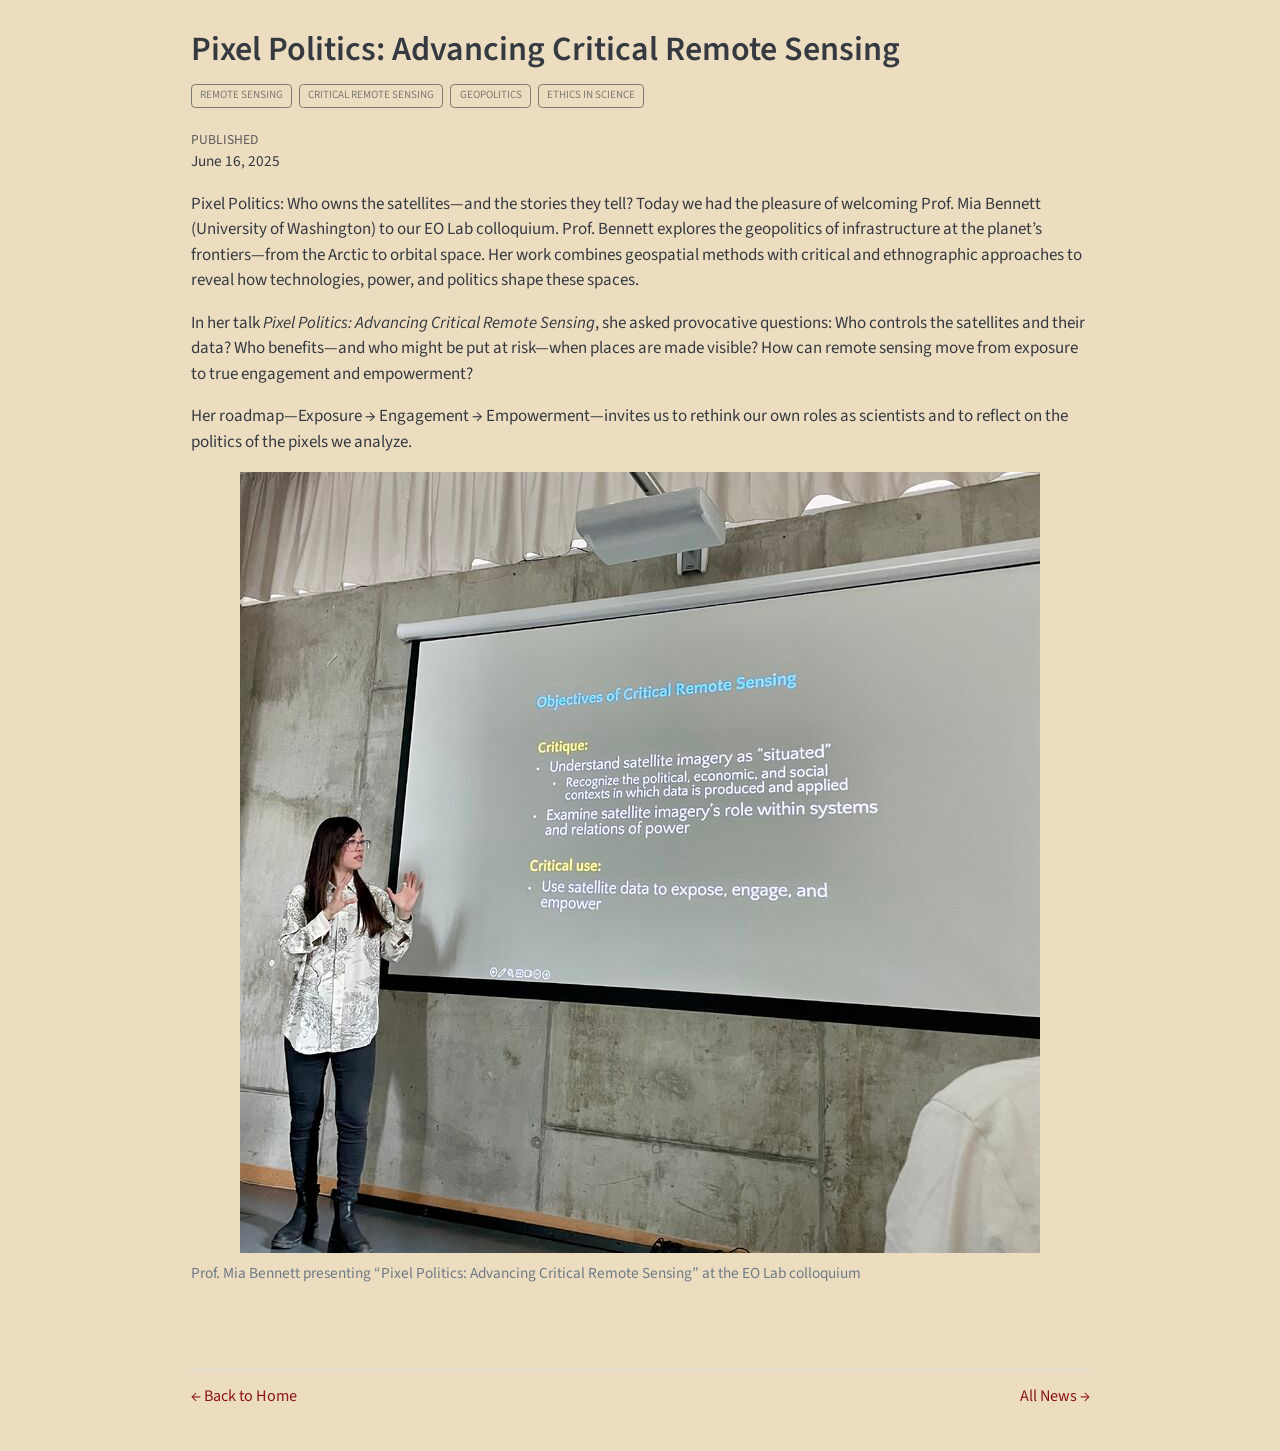
<file: posts/2025-06-16-pixel-politics/index.html>
<!DOCTYPE html>
<html xmlns="http://www.w3.org/1999/xhtml" lang="en" xml:lang="en"><head>

<meta charset="utf-8">
<meta name="generator" content="quarto-1.10.18">

<meta name="viewport" content="width=device-width, initial-scale=1.0, user-scalable=yes">

<meta name="dcterms.date" content="2025-06-16">

<title>Pixel Politics: Advancing Critical Remote Sensing – Lasse Harkort</title>
<style>
/* Default styles provided by pandoc.
** See https://pandoc.org/MANUAL.html#variables-for-html for config info.
*/
span.smallcaps{font-variant: small-caps;}
div.columns{display: flex; gap: 1.5em;}
div.column{flex: auto;}
@media screen {
div.columns{gap: min(4vw, 1.5em);}
div.column{overflow-x: auto;}
}
div.hanging-indent{margin-left: 1.5em; text-indent: -1.5em;}
ul.task-list{list-style: none;}
ul.task-list li input[type="checkbox"] {
  width: 0.8em;
  margin: 0 0.8em 0.2em -1em; /* quarto-specific, see https://github.com/quarto-dev/quarto-cli/issues/4556 */ 
  vertical-align: middle;
}
</style>


<script src="../../site_libs/quarto-nav/quarto-nav.js"></script>
<script src="../../site_libs/clipboard/clipboard.min.js"></script>
<script src="../../site_libs/quarto-search/autocomplete.umd.js"></script>
<script src="../../site_libs/quarto-search/fuse.min.js"></script>
<script src="../../site_libs/quarto-search/quarto-search.js"></script>
<meta name="quarto:offset" content="../../">
<script src="../../site_libs/quarto-html/quarto.js" type="module"></script>
<script src="../../site_libs/quarto-html/tabsets/tabsets.js" type="module"></script>
<script src="../../site_libs/quarto-html/popper.min.js"></script>
<script src="../../site_libs/quarto-html/tippy.umd.min.js"></script>
<script src="../../site_libs/quarto-html/anchor.min.js"></script>
<link href="../../site_libs/quarto-html/tippy.css" rel="stylesheet">
<link href="../../site_libs/quarto-html/quarto-syntax-highlighting-64a204ab8560d761af7679ceaba22944.css" rel="stylesheet" id="quarto-text-highlighting-styles">
<script src="../../site_libs/bootstrap/bootstrap.min.js"></script>
<link href="../../site_libs/bootstrap/bootstrap-icons.css" rel="stylesheet">
<link href="../../site_libs/bootstrap/bootstrap-c5a9dc3be9c109c6a0151357c2694270.min.css" rel="stylesheet" append-hash="true" id="quarto-bootstrap" data-mode="light">
<script id="quarto-search-options" type="application/json">{
  "location": "sidebar",
  "copy-button": false,
  "collapse-after": 3,
  "panel-placement": "start",
  "type": "textbox",
  "limit": 50,
  "keyboard-shortcut": [
    "f",
    "/",
    "s"
  ],
  "show-item-context": false,
  "language": {
    "search-no-results-text": "No results",
    "search-matching-documents-text": "matching documents",
    "search-copy-link-title": "Copy link to search",
    "search-hide-matches-text": "Hide additional matches",
    "search-more-match-text": "more match in this document",
    "search-more-matches-text": "more matches in this document",
    "search-clear-button-title": "Clear",
    "search-text-placeholder": "",
    "search-detached-cancel-button-title": "Cancel",
    "search-submit-button-title": "Submit",
    "search-label": "Search"
  }
}</script>


<link rel="stylesheet" href="../../styles.css">
</head>

<body class="posts-page fullcontent quarto-light">

<div id="quarto-search-results"></div>
<!-- content -->
<div id="quarto-content" class="quarto-container page-columns page-rows-contents page-layout-article">
<!-- sidebar -->
<!-- margin-sidebar -->
    
<!-- main -->
<main class="content" id="quarto-document-content">

<header id="title-block-header" class="quarto-title-block default">
<div class="quarto-title">
<h1 class="title">Pixel Politics: Advancing Critical Remote Sensing</h1>
  <div class="quarto-categories">
    <div class="quarto-category">remote sensing</div>
    <div class="quarto-category">critical remote sensing</div>
    <div class="quarto-category">geopolitics</div>
    <div class="quarto-category">ethics in science</div>
  </div>
  </div>



<div class="quarto-title-meta">

    
    <div>
    <div class="quarto-title-meta-heading">Published</div>
    <div class="quarto-title-meta-contents">
      <p class="date">June 16, 2025</p>
    </div>
  </div>
  
    
  </div>
  


</header>


<p>Pixel Politics: Who owns the satellites—and the stories they tell? Today we had the pleasure of welcoming Prof.&nbsp;Mia Bennett (University of Washington) to our EO Lab colloquium. Prof.&nbsp;Bennett explores the geopolitics of infrastructure at the planet’s frontiers—from the Arctic to orbital space. Her work combines geospatial methods with critical and ethnographic approaches to reveal how technologies, power, and politics shape these spaces.</p>
<p>In her talk <em>Pixel Politics: Advancing Critical Remote Sensing</em>, she asked provocative questions: Who controls the satellites and their data? Who benefits—and who might be put at risk—when places are made visible? How can remote sensing move from exposure to true engagement and empowerment?</p>
<p>Her roadmap—Exposure → Engagement → Empowerment—invites us to rethink our own roles as scientists and to reflect on the politics of the pixels we analyze.</p>
<div class="quarto-figure quarto-figure-center">
<figure class="figure">
<p><img src="pixel-politics.jpg" class="img-fluid figure-img"></p>
<figcaption>Prof.&nbsp;Mia Bennett presenting “Pixel Politics: Advancing Critical Remote Sensing” at the EO Lab colloquium</figcaption>
</figure>
</div>



</main> <!-- /main -->
<div class="post-nav-footer">
  <a href="../../index.html" class="post-nav-home">← Back to Home</a>
  <a href="../../posts/index.html" class="post-nav-allnews">All News →</a>
</div>
<script id="quarto-html-after-body" type="application/javascript">
  window.document.addEventListener("DOMContentLoaded", function (event) {
    const icon = "";
    const anchorJS = new window.AnchorJS();
    anchorJS.options = {
      placement: 'right',
      icon: icon
    };
    anchorJS.add('.anchored');
    const isCodeAnnotation = (el) => {
      for (const clz of el.classList) {
        if (clz.startsWith('code-annotation-')) {                     
          return true;
        }
      }
      return false;
    }
    const onCopySuccess = function(e) {
      // button target
      const button = e.trigger;
      // don't keep focus
      button.blur();
      // flash "checked"
      button.classList.add('code-copy-button-checked');
      var currentTitle = button.getAttribute("title");
      button.setAttribute("title", "Copied!");
      let tooltip;
      if (window.bootstrap) {
        button.setAttribute("data-bs-toggle", "tooltip");
        button.setAttribute("data-bs-placement", "left");
        button.setAttribute("data-bs-title", "Copied!");
        tooltip = new bootstrap.Tooltip(button, 
          { trigger: "manual", 
            customClass: "code-copy-button-tooltip",
            offset: [0, -8]});
        tooltip.show();    
      }
      setTimeout(function() {
        if (tooltip) {
          tooltip.hide();
          button.removeAttribute("data-bs-title");
          button.removeAttribute("data-bs-toggle");
          button.removeAttribute("data-bs-placement");
        }
        button.setAttribute("title", currentTitle);
        button.classList.remove('code-copy-button-checked');
      }, 1000);
      // clear code selection
      e.clearSelection();
    }
    const getTextToCopy = function(trigger) {
      const outerScaffold = trigger.parentElement.cloneNode(true);
      const codeEl = outerScaffold.querySelector('code');
      for (const childEl of codeEl.children) {
        if (isCodeAnnotation(childEl)) {
          childEl.remove();
        }
      }
      return codeEl.innerText;
    }
    const clipboard = new window.ClipboardJS('.code-copy-button:not([data-in-quarto-modal])', {
      text: getTextToCopy
    });
    clipboard.on('success', onCopySuccess);
    if (window.document.getElementById('quarto-embedded-source-code-modal')) {
      const clipboardModal = new window.ClipboardJS('.code-copy-button[data-in-quarto-modal]', {
        text: getTextToCopy,
        container: window.document.getElementById('quarto-embedded-source-code-modal')
      });
      clipboardModal.on('success', onCopySuccess);
    }
      var localhostRegex = new RegExp(/^(?:http|https):\/\/localhost\:?[0-9]*\//);
      var mailtoRegex = new RegExp(/^mailto:/);
        var filterRegex = new RegExp("https:\/\/lasseharkort\.github\.io\/");
      var isInternal = (href) => {
          return filterRegex.test(href) || localhostRegex.test(href) || mailtoRegex.test(href);
      }
      // Inspect non-navigation links and adorn them if external
     var links = window.document.querySelectorAll('a[href]:not(.nav-link):not(.navbar-brand):not(.toc-action):not(.sidebar-link):not(.sidebar-item-toggle):not(.pagination-link):not(.no-external):not([aria-hidden]):not(.dropdown-item):not(.quarto-navigation-tool):not(.about-link)');
      for (var i=0; i<links.length; i++) {
        const link = links[i];
        if (!isInternal(link.href)) {
          // undo the damage that might have been done by quarto-nav.js in the case of
          // links that we want to consider external
          if (link.dataset.originalHref !== undefined) {
            link.href = link.dataset.originalHref;
          }
        }
      }
    function tippyHover(el, contentFn, onTriggerFn, onUntriggerFn) {
      const config = {
        allowHTML: true,
        maxWidth: 500,
        delay: 100,
        arrow: false,
        appendTo: function(el) {
            return el.parentElement;
        },
        interactive: true,
        interactiveBorder: 10,
        theme: 'quarto',
        placement: 'bottom-start',
      };
      if (contentFn) {
        config.content = contentFn;
      }
      if (onTriggerFn) {
        config.onTrigger = onTriggerFn;
      }
      if (onUntriggerFn) {
        config.onUntrigger = onUntriggerFn;
      }
      window.tippy(el, config); 
    }
    const noterefs = window.document.querySelectorAll('a[role="doc-noteref"]');
    for (var i=0; i<noterefs.length; i++) {
      const ref = noterefs[i];
      tippyHover(ref, function() {
        // use id or data attribute instead here
        let href = ref.getAttribute('data-footnote-href') || ref.getAttribute('href');
        try { href = new URL(href).hash; } catch {}
        const id = href.replace(/^#\/?/, "");
        const note = window.document.getElementById(id);
        if (note) {
          return note.innerHTML;
        } else {
          return "";
        }
      });
    }
    const xrefs = window.document.querySelectorAll('a.quarto-xref');
    const processXRef = (id, note) => {
      // Strip column container classes
      const stripColumnClz = (el) => {
        el.classList.remove("page-full", "page-columns");
        if (el.children) {
          for (const child of el.children) {
            stripColumnClz(child);
          }
        }
      }
      stripColumnClz(note)
      if (id === null || id.startsWith('sec-')) {
        // Special case sections, only their first couple elements
        const container = document.createElement("div");
        if (note.children && note.children.length > 2) {
          container.appendChild(note.children[0].cloneNode(true));
          for (let i = 1; i < note.children.length; i++) {
            const child = note.children[i];
            if (child.tagName === "P" && child.innerText === "") {
              continue;
            } else {
              container.appendChild(child.cloneNode(true));
              break;
            }
          }
          if (window.Quarto?.typesetMath) {
            window.Quarto.typesetMath(container);
          }
          return container.innerHTML
        } else {
          if (window.Quarto?.typesetMath) {
            window.Quarto.typesetMath(note);
          }
          return note.innerHTML;
        }
      } else {
        // Remove any anchor links if they are present
        const anchorLink = note.querySelector('a.anchorjs-link');
        if (anchorLink) {
          anchorLink.remove();
        }
        if (window.Quarto?.typesetMath) {
          window.Quarto.typesetMath(note);
        }
        if (note.classList.contains("callout")) {
          return note.outerHTML;
        } else {
          return note.innerHTML;
        }
      }
    }
    for (var i=0; i<xrefs.length; i++) {
      const xref = xrefs[i];
      tippyHover(xref, undefined, function(instance) {
        instance.disable();
        let url = xref.getAttribute('href');
        let hash = undefined; 
        if (url.startsWith('#')) {
          hash = url;
        } else {
          try { hash = new URL(url).hash; } catch {}
        }
        if (hash) {
          const id = hash.replace(/^#\/?/, "");
          const note = window.document.getElementById(id);
          if (note !== null) {
            try {
              const html = processXRef(id, note.cloneNode(true));
              instance.setContent(html);
            } finally {
              instance.enable();
              instance.show();
            }
          } else {
            // See if we can fetch this
            fetch(url.split('#')[0])
            .then(res => res.text())
            .then(html => {
              const parser = new DOMParser();
              const htmlDoc = parser.parseFromString(html, "text/html");
              const note = htmlDoc.getElementById(id);
              if (note !== null) {
                const html = processXRef(id, note);
                instance.setContent(html);
              } 
            }).finally(() => {
              instance.enable();
              instance.show();
            });
          }
        } else {
          // See if we can fetch a full url (with no hash to target)
          // This is a special case and we should probably do some content thinning / targeting
          fetch(url)
          .then(res => res.text())
          .then(html => {
            const parser = new DOMParser();
            const htmlDoc = parser.parseFromString(html, "text/html");
            const note = htmlDoc.querySelector('main.content');
            if (note !== null) {
              // This should only happen for chapter cross references
              // (since there is no id in the URL)
              // remove the first header
              if (note.children.length > 0 && note.children[0].tagName === "HEADER") {
                note.children[0].remove();
              }
              const html = processXRef(null, note);
              instance.setContent(html);
            } 
          }).finally(() => {
            instance.enable();
            instance.show();
          });
        }
      }, function(instance) {
      });
    }
        let selectedAnnoteEl;
        const selectorForAnnotation = ( cell, annotation) => {
          let cellAttr = 'data-code-cell="' + cell + '"';
          let lineAttr = 'data-code-annotation="' +  annotation + '"';
          const selector = 'span[' + cellAttr + '][' + lineAttr + ']';
          return selector;
        }
        const selectCodeLines = (annoteEl) => {
          const doc = window.document;
          const targetCell = annoteEl.getAttribute("data-target-cell");
          const targetAnnotation = annoteEl.getAttribute("data-target-annotation");
          const annoteSpan = window.document.querySelector(selectorForAnnotation(targetCell, targetAnnotation));
          const lines = annoteSpan.getAttribute("data-code-lines").split(",");
          const lineIds = lines.map((line) => {
            return targetCell + "-" + line;
          })
          let top = null;
          let height = null;
          let parent = null;
          if (lineIds.length > 0) {
              //compute the position of the single el (top and bottom and make a div)
              const el = window.document.getElementById(lineIds[0]);
              top = el.offsetTop;
              height = el.offsetHeight;
              parent = el.parentElement.parentElement;
            if (lineIds.length > 1) {
              const lastEl = window.document.getElementById(lineIds[lineIds.length - 1]);
              const bottom = lastEl.offsetTop + lastEl.offsetHeight;
              height = bottom - top;
            }
            if (top !== null && height !== null && parent !== null) {
              // cook up a div (if necessary) and position it 
              let div = window.document.getElementById("code-annotation-line-highlight");
              if (div === null) {
                div = window.document.createElement("div");
                div.setAttribute("id", "code-annotation-line-highlight");
                div.style.position = 'absolute';
                parent.appendChild(div);
              }
              div.style.top = top - 2 + "px";
              div.style.height = height + 4 + "px";
              div.style.left = 0;
              let gutterDiv = window.document.getElementById("code-annotation-line-highlight-gutter");
              if (gutterDiv === null) {
                gutterDiv = window.document.createElement("div");
                gutterDiv.setAttribute("id", "code-annotation-line-highlight-gutter");
                gutterDiv.style.position = 'absolute';
                const codeCell = window.document.getElementById(targetCell);
                const gutter = codeCell.querySelector('.code-annotation-gutter');
                gutter.appendChild(gutterDiv);
              }
              gutterDiv.style.top = top - 2 + "px";
              gutterDiv.style.height = height + 4 + "px";
            }
            selectedAnnoteEl = annoteEl;
          }
        };
        const unselectCodeLines = () => {
          const elementsIds = ["code-annotation-line-highlight", "code-annotation-line-highlight-gutter"];
          elementsIds.forEach((elId) => {
            const div = window.document.getElementById(elId);
            if (div) {
              div.remove();
            }
          });
          selectedAnnoteEl = undefined;
        };
          // Handle positioning of the toggle
      window.addEventListener(
        "resize",
        throttle(() => {
          elRect = undefined;
          if (selectedAnnoteEl) {
            selectCodeLines(selectedAnnoteEl);
          }
        }, 10)
      );
      function throttle(fn, ms) {
      let throttle = false;
      let timer;
        return (...args) => {
          if(!throttle) { // first call gets through
              fn.apply(this, args);
              throttle = true;
          } else { // all the others get throttled
              if(timer) clearTimeout(timer); // cancel #2
              timer = setTimeout(() => {
                fn.apply(this, args);
                timer = throttle = false;
              }, ms);
          }
        };
      }
        // Attach click handler to the DT
        const annoteDls = window.document.querySelectorAll('dt[data-target-cell]');
        for (const annoteDlNode of annoteDls) {
          annoteDlNode.addEventListener('click', (event) => {
            const clickedEl = event.target;
            if (clickedEl !== selectedAnnoteEl) {
              unselectCodeLines();
              const activeEl = window.document.querySelector('dt[data-target-cell].code-annotation-active');
              if (activeEl) {
                activeEl.classList.remove('code-annotation-active');
              }
              selectCodeLines(clickedEl);
              clickedEl.classList.add('code-annotation-active');
            } else {
              // Unselect the line
              unselectCodeLines();
              clickedEl.classList.remove('code-annotation-active');
            }
          });
        }
    const findCites = (el) => {
      const parentEl = el.parentElement;
      if (parentEl) {
        const cites = parentEl.dataset.cites;
        if (cites) {
          return {
            el,
            cites: cites.split(' ')
          };
        } else {
          return findCites(el.parentElement)
        }
      } else {
        return undefined;
      }
    };
    var bibliorefs = window.document.querySelectorAll('a[role="doc-biblioref"]');
    for (var i=0; i<bibliorefs.length; i++) {
      const ref = bibliorefs[i];
      const citeInfo = findCites(ref);
      if (citeInfo) {
        tippyHover(citeInfo.el, function() {
          var popup = window.document.createElement('div');
          citeInfo.cites.forEach(function(cite) {
            var citeDiv = window.document.createElement('div');
            citeDiv.classList.add('hanging-indent');
            citeDiv.classList.add('csl-entry');
            var biblioDiv = window.document.getElementById('ref-' + cite);
            if (biblioDiv) {
              citeDiv.innerHTML = biblioDiv.innerHTML;
            }
            popup.appendChild(citeDiv);
          });
          return popup.innerHTML;
        });
      }
    }
  });
  </script>
</div> <!-- /content -->




</body></html>
</file>
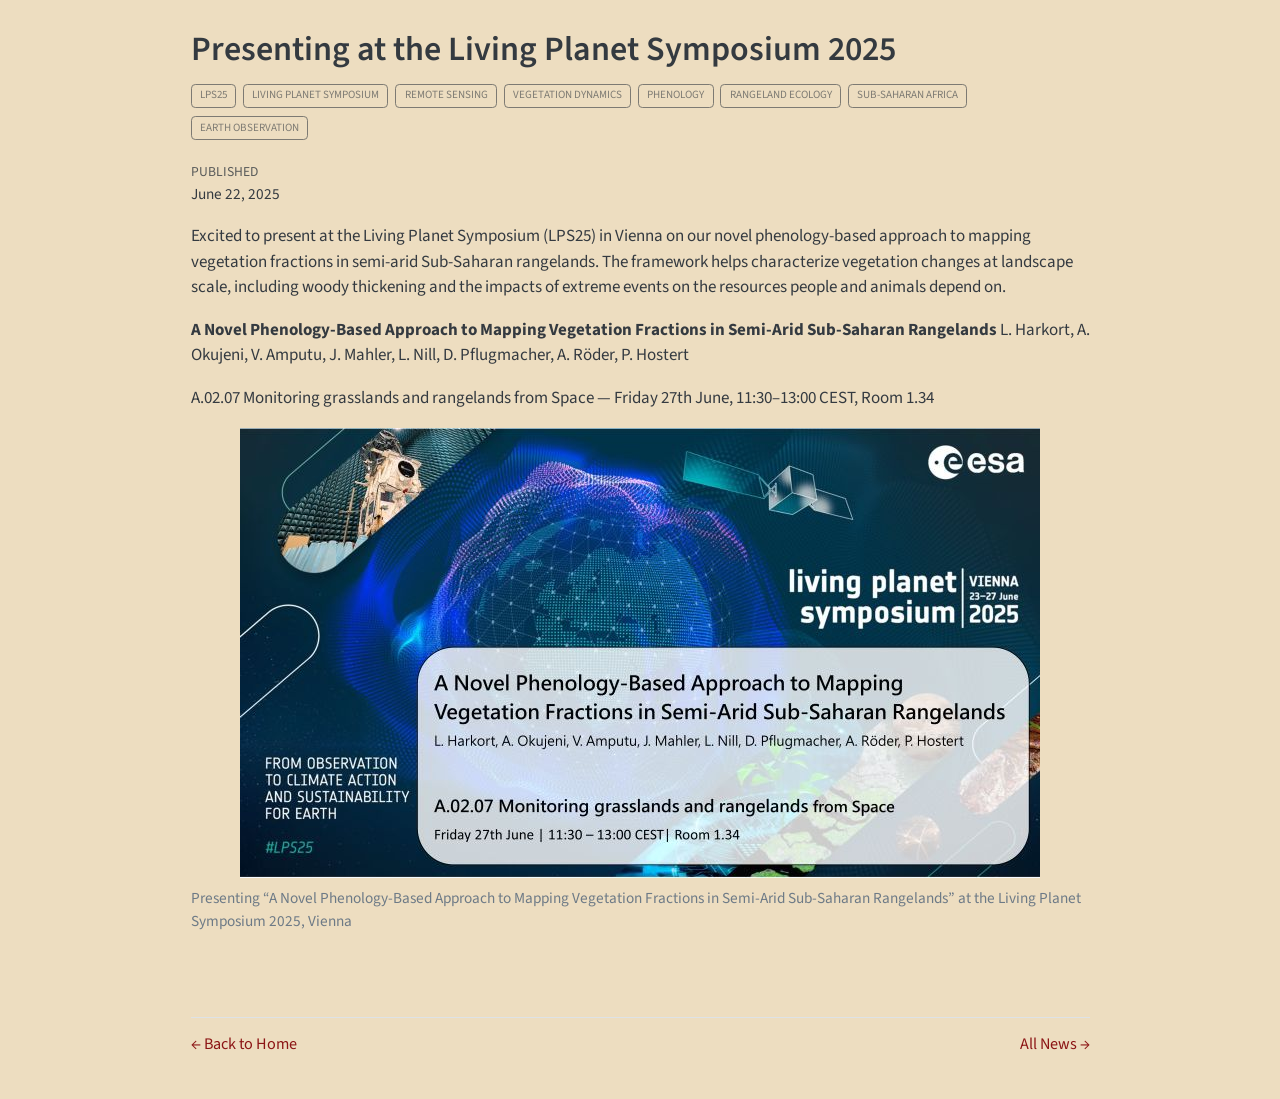
<file: posts/2025-06-22-living-planet-symposium/index.html>
<!DOCTYPE html>
<html xmlns="http://www.w3.org/1999/xhtml" lang="en" xml:lang="en"><head>

<meta charset="utf-8">
<meta name="generator" content="quarto-1.10.18">

<meta name="viewport" content="width=device-width, initial-scale=1.0, user-scalable=yes">

<meta name="dcterms.date" content="2025-06-22">

<title>Presenting at the Living Planet Symposium 2025 – Lasse Harkort</title>
<style>
/* Default styles provided by pandoc.
** See https://pandoc.org/MANUAL.html#variables-for-html for config info.
*/
span.smallcaps{font-variant: small-caps;}
div.columns{display: flex; gap: 1.5em;}
div.column{flex: auto;}
@media screen {
div.columns{gap: min(4vw, 1.5em);}
div.column{overflow-x: auto;}
}
div.hanging-indent{margin-left: 1.5em; text-indent: -1.5em;}
ul.task-list{list-style: none;}
ul.task-list li input[type="checkbox"] {
  width: 0.8em;
  margin: 0 0.8em 0.2em -1em; /* quarto-specific, see https://github.com/quarto-dev/quarto-cli/issues/4556 */ 
  vertical-align: middle;
}
</style>


<script src="../../site_libs/quarto-nav/quarto-nav.js"></script>
<script src="../../site_libs/clipboard/clipboard.min.js"></script>
<script src="../../site_libs/quarto-search/autocomplete.umd.js"></script>
<script src="../../site_libs/quarto-search/fuse.min.js"></script>
<script src="../../site_libs/quarto-search/quarto-search.js"></script>
<meta name="quarto:offset" content="../../">
<script src="../../site_libs/quarto-html/quarto.js" type="module"></script>
<script src="../../site_libs/quarto-html/tabsets/tabsets.js" type="module"></script>
<script src="../../site_libs/quarto-html/popper.min.js"></script>
<script src="../../site_libs/quarto-html/tippy.umd.min.js"></script>
<script src="../../site_libs/quarto-html/anchor.min.js"></script>
<link href="../../site_libs/quarto-html/tippy.css" rel="stylesheet">
<link href="../../site_libs/quarto-html/quarto-syntax-highlighting-64a204ab8560d761af7679ceaba22944.css" rel="stylesheet" id="quarto-text-highlighting-styles">
<script src="../../site_libs/bootstrap/bootstrap.min.js"></script>
<link href="../../site_libs/bootstrap/bootstrap-icons.css" rel="stylesheet">
<link href="../../site_libs/bootstrap/bootstrap-c5a9dc3be9c109c6a0151357c2694270.min.css" rel="stylesheet" append-hash="true" id="quarto-bootstrap" data-mode="light">
<script id="quarto-search-options" type="application/json">{
  "location": "sidebar",
  "copy-button": false,
  "collapse-after": 3,
  "panel-placement": "start",
  "type": "textbox",
  "limit": 50,
  "keyboard-shortcut": [
    "f",
    "/",
    "s"
  ],
  "show-item-context": false,
  "language": {
    "search-no-results-text": "No results",
    "search-matching-documents-text": "matching documents",
    "search-copy-link-title": "Copy link to search",
    "search-hide-matches-text": "Hide additional matches",
    "search-more-match-text": "more match in this document",
    "search-more-matches-text": "more matches in this document",
    "search-clear-button-title": "Clear",
    "search-text-placeholder": "",
    "search-detached-cancel-button-title": "Cancel",
    "search-submit-button-title": "Submit",
    "search-label": "Search"
  }
}</script>


<link rel="stylesheet" href="../../styles.css">
</head>

<body class="posts-page fullcontent quarto-light">

<div id="quarto-search-results"></div>
<!-- content -->
<div id="quarto-content" class="quarto-container page-columns page-rows-contents page-layout-article">
<!-- sidebar -->
<!-- margin-sidebar -->
    
<!-- main -->
<main class="content" id="quarto-document-content">

<header id="title-block-header" class="quarto-title-block default">
<div class="quarto-title">
<h1 class="title">Presenting at the Living Planet Symposium 2025</h1>
  <div class="quarto-categories">
    <div class="quarto-category">LPS25</div>
    <div class="quarto-category">living planet symposium</div>
    <div class="quarto-category">remote sensing</div>
    <div class="quarto-category">vegetation dynamics</div>
    <div class="quarto-category">phenology</div>
    <div class="quarto-category">rangeland ecology</div>
    <div class="quarto-category">Sub-Saharan Africa</div>
    <div class="quarto-category">earth observation</div>
  </div>
  </div>



<div class="quarto-title-meta">

    
    <div>
    <div class="quarto-title-meta-heading">Published</div>
    <div class="quarto-title-meta-contents">
      <p class="date">June 22, 2025</p>
    </div>
  </div>
  
    
  </div>
  


</header>


<p>Excited to present at the Living Planet Symposium (LPS25) in Vienna on our novel phenology-based approach to mapping vegetation fractions in semi-arid Sub-Saharan rangelands. The framework helps characterize vegetation changes at landscape scale, including woody thickening and the impacts of extreme events on the resources people and animals depend on.</p>
<p><strong>A Novel Phenology-Based Approach to Mapping Vegetation Fractions in Semi-Arid Sub-Saharan Rangelands</strong> L. Harkort, A. Okujeni, V. Amputu, J. Mahler, L. Nill, D. Pflugmacher, A. Röder, P. Hostert</p>
<p>A.02.07 Monitoring grasslands and rangelands from Space — Friday 27th June, 11:30–13:00 CEST, Room 1.34</p>
<div class="quarto-figure quarto-figure-center">
<figure class="figure">
<p><img src="lps25.jpg" class="img-fluid figure-img"></p>
<figcaption>Presenting “A Novel Phenology-Based Approach to Mapping Vegetation Fractions in Semi-Arid Sub-Saharan Rangelands” at the Living Planet Symposium 2025, Vienna</figcaption>
</figure>
</div>



</main> <!-- /main -->
<div class="post-nav-footer">
  <a href="../../index.html" class="post-nav-home">← Back to Home</a>
  <a href="../../posts/index.html" class="post-nav-allnews">All News →</a>
</div>
<script id="quarto-html-after-body" type="application/javascript">
  window.document.addEventListener("DOMContentLoaded", function (event) {
    const icon = "";
    const anchorJS = new window.AnchorJS();
    anchorJS.options = {
      placement: 'right',
      icon: icon
    };
    anchorJS.add('.anchored');
    const isCodeAnnotation = (el) => {
      for (const clz of el.classList) {
        if (clz.startsWith('code-annotation-')) {                     
          return true;
        }
      }
      return false;
    }
    const onCopySuccess = function(e) {
      // button target
      const button = e.trigger;
      // don't keep focus
      button.blur();
      // flash "checked"
      button.classList.add('code-copy-button-checked');
      var currentTitle = button.getAttribute("title");
      button.setAttribute("title", "Copied!");
      let tooltip;
      if (window.bootstrap) {
        button.setAttribute("data-bs-toggle", "tooltip");
        button.setAttribute("data-bs-placement", "left");
        button.setAttribute("data-bs-title", "Copied!");
        tooltip = new bootstrap.Tooltip(button, 
          { trigger: "manual", 
            customClass: "code-copy-button-tooltip",
            offset: [0, -8]});
        tooltip.show();    
      }
      setTimeout(function() {
        if (tooltip) {
          tooltip.hide();
          button.removeAttribute("data-bs-title");
          button.removeAttribute("data-bs-toggle");
          button.removeAttribute("data-bs-placement");
        }
        button.setAttribute("title", currentTitle);
        button.classList.remove('code-copy-button-checked');
      }, 1000);
      // clear code selection
      e.clearSelection();
    }
    const getTextToCopy = function(trigger) {
      const outerScaffold = trigger.parentElement.cloneNode(true);
      const codeEl = outerScaffold.querySelector('code');
      for (const childEl of codeEl.children) {
        if (isCodeAnnotation(childEl)) {
          childEl.remove();
        }
      }
      return codeEl.innerText;
    }
    const clipboard = new window.ClipboardJS('.code-copy-button:not([data-in-quarto-modal])', {
      text: getTextToCopy
    });
    clipboard.on('success', onCopySuccess);
    if (window.document.getElementById('quarto-embedded-source-code-modal')) {
      const clipboardModal = new window.ClipboardJS('.code-copy-button[data-in-quarto-modal]', {
        text: getTextToCopy,
        container: window.document.getElementById('quarto-embedded-source-code-modal')
      });
      clipboardModal.on('success', onCopySuccess);
    }
      var localhostRegex = new RegExp(/^(?:http|https):\/\/localhost\:?[0-9]*\//);
      var mailtoRegex = new RegExp(/^mailto:/);
        var filterRegex = new RegExp("https:\/\/lasseharkort\.github\.io\/");
      var isInternal = (href) => {
          return filterRegex.test(href) || localhostRegex.test(href) || mailtoRegex.test(href);
      }
      // Inspect non-navigation links and adorn them if external
     var links = window.document.querySelectorAll('a[href]:not(.nav-link):not(.navbar-brand):not(.toc-action):not(.sidebar-link):not(.sidebar-item-toggle):not(.pagination-link):not(.no-external):not([aria-hidden]):not(.dropdown-item):not(.quarto-navigation-tool):not(.about-link)');
      for (var i=0; i<links.length; i++) {
        const link = links[i];
        if (!isInternal(link.href)) {
          // undo the damage that might have been done by quarto-nav.js in the case of
          // links that we want to consider external
          if (link.dataset.originalHref !== undefined) {
            link.href = link.dataset.originalHref;
          }
        }
      }
    function tippyHover(el, contentFn, onTriggerFn, onUntriggerFn) {
      const config = {
        allowHTML: true,
        maxWidth: 500,
        delay: 100,
        arrow: false,
        appendTo: function(el) {
            return el.parentElement;
        },
        interactive: true,
        interactiveBorder: 10,
        theme: 'quarto',
        placement: 'bottom-start',
      };
      if (contentFn) {
        config.content = contentFn;
      }
      if (onTriggerFn) {
        config.onTrigger = onTriggerFn;
      }
      if (onUntriggerFn) {
        config.onUntrigger = onUntriggerFn;
      }
      window.tippy(el, config); 
    }
    const noterefs = window.document.querySelectorAll('a[role="doc-noteref"]');
    for (var i=0; i<noterefs.length; i++) {
      const ref = noterefs[i];
      tippyHover(ref, function() {
        // use id or data attribute instead here
        let href = ref.getAttribute('data-footnote-href') || ref.getAttribute('href');
        try { href = new URL(href).hash; } catch {}
        const id = href.replace(/^#\/?/, "");
        const note = window.document.getElementById(id);
        if (note) {
          return note.innerHTML;
        } else {
          return "";
        }
      });
    }
    const xrefs = window.document.querySelectorAll('a.quarto-xref');
    const processXRef = (id, note) => {
      // Strip column container classes
      const stripColumnClz = (el) => {
        el.classList.remove("page-full", "page-columns");
        if (el.children) {
          for (const child of el.children) {
            stripColumnClz(child);
          }
        }
      }
      stripColumnClz(note)
      if (id === null || id.startsWith('sec-')) {
        // Special case sections, only their first couple elements
        const container = document.createElement("div");
        if (note.children && note.children.length > 2) {
          container.appendChild(note.children[0].cloneNode(true));
          for (let i = 1; i < note.children.length; i++) {
            const child = note.children[i];
            if (child.tagName === "P" && child.innerText === "") {
              continue;
            } else {
              container.appendChild(child.cloneNode(true));
              break;
            }
          }
          if (window.Quarto?.typesetMath) {
            window.Quarto.typesetMath(container);
          }
          return container.innerHTML
        } else {
          if (window.Quarto?.typesetMath) {
            window.Quarto.typesetMath(note);
          }
          return note.innerHTML;
        }
      } else {
        // Remove any anchor links if they are present
        const anchorLink = note.querySelector('a.anchorjs-link');
        if (anchorLink) {
          anchorLink.remove();
        }
        if (window.Quarto?.typesetMath) {
          window.Quarto.typesetMath(note);
        }
        if (note.classList.contains("callout")) {
          return note.outerHTML;
        } else {
          return note.innerHTML;
        }
      }
    }
    for (var i=0; i<xrefs.length; i++) {
      const xref = xrefs[i];
      tippyHover(xref, undefined, function(instance) {
        instance.disable();
        let url = xref.getAttribute('href');
        let hash = undefined; 
        if (url.startsWith('#')) {
          hash = url;
        } else {
          try { hash = new URL(url).hash; } catch {}
        }
        if (hash) {
          const id = hash.replace(/^#\/?/, "");
          const note = window.document.getElementById(id);
          if (note !== null) {
            try {
              const html = processXRef(id, note.cloneNode(true));
              instance.setContent(html);
            } finally {
              instance.enable();
              instance.show();
            }
          } else {
            // See if we can fetch this
            fetch(url.split('#')[0])
            .then(res => res.text())
            .then(html => {
              const parser = new DOMParser();
              const htmlDoc = parser.parseFromString(html, "text/html");
              const note = htmlDoc.getElementById(id);
              if (note !== null) {
                const html = processXRef(id, note);
                instance.setContent(html);
              } 
            }).finally(() => {
              instance.enable();
              instance.show();
            });
          }
        } else {
          // See if we can fetch a full url (with no hash to target)
          // This is a special case and we should probably do some content thinning / targeting
          fetch(url)
          .then(res => res.text())
          .then(html => {
            const parser = new DOMParser();
            const htmlDoc = parser.parseFromString(html, "text/html");
            const note = htmlDoc.querySelector('main.content');
            if (note !== null) {
              // This should only happen for chapter cross references
              // (since there is no id in the URL)
              // remove the first header
              if (note.children.length > 0 && note.children[0].tagName === "HEADER") {
                note.children[0].remove();
              }
              const html = processXRef(null, note);
              instance.setContent(html);
            } 
          }).finally(() => {
            instance.enable();
            instance.show();
          });
        }
      }, function(instance) {
      });
    }
        let selectedAnnoteEl;
        const selectorForAnnotation = ( cell, annotation) => {
          let cellAttr = 'data-code-cell="' + cell + '"';
          let lineAttr = 'data-code-annotation="' +  annotation + '"';
          const selector = 'span[' + cellAttr + '][' + lineAttr + ']';
          return selector;
        }
        const selectCodeLines = (annoteEl) => {
          const doc = window.document;
          const targetCell = annoteEl.getAttribute("data-target-cell");
          const targetAnnotation = annoteEl.getAttribute("data-target-annotation");
          const annoteSpan = window.document.querySelector(selectorForAnnotation(targetCell, targetAnnotation));
          const lines = annoteSpan.getAttribute("data-code-lines").split(",");
          const lineIds = lines.map((line) => {
            return targetCell + "-" + line;
          })
          let top = null;
          let height = null;
          let parent = null;
          if (lineIds.length > 0) {
              //compute the position of the single el (top and bottom and make a div)
              const el = window.document.getElementById(lineIds[0]);
              top = el.offsetTop;
              height = el.offsetHeight;
              parent = el.parentElement.parentElement;
            if (lineIds.length > 1) {
              const lastEl = window.document.getElementById(lineIds[lineIds.length - 1]);
              const bottom = lastEl.offsetTop + lastEl.offsetHeight;
              height = bottom - top;
            }
            if (top !== null && height !== null && parent !== null) {
              // cook up a div (if necessary) and position it 
              let div = window.document.getElementById("code-annotation-line-highlight");
              if (div === null) {
                div = window.document.createElement("div");
                div.setAttribute("id", "code-annotation-line-highlight");
                div.style.position = 'absolute';
                parent.appendChild(div);
              }
              div.style.top = top - 2 + "px";
              div.style.height = height + 4 + "px";
              div.style.left = 0;
              let gutterDiv = window.document.getElementById("code-annotation-line-highlight-gutter");
              if (gutterDiv === null) {
                gutterDiv = window.document.createElement("div");
                gutterDiv.setAttribute("id", "code-annotation-line-highlight-gutter");
                gutterDiv.style.position = 'absolute';
                const codeCell = window.document.getElementById(targetCell);
                const gutter = codeCell.querySelector('.code-annotation-gutter');
                gutter.appendChild(gutterDiv);
              }
              gutterDiv.style.top = top - 2 + "px";
              gutterDiv.style.height = height + 4 + "px";
            }
            selectedAnnoteEl = annoteEl;
          }
        };
        const unselectCodeLines = () => {
          const elementsIds = ["code-annotation-line-highlight", "code-annotation-line-highlight-gutter"];
          elementsIds.forEach((elId) => {
            const div = window.document.getElementById(elId);
            if (div) {
              div.remove();
            }
          });
          selectedAnnoteEl = undefined;
        };
          // Handle positioning of the toggle
      window.addEventListener(
        "resize",
        throttle(() => {
          elRect = undefined;
          if (selectedAnnoteEl) {
            selectCodeLines(selectedAnnoteEl);
          }
        }, 10)
      );
      function throttle(fn, ms) {
      let throttle = false;
      let timer;
        return (...args) => {
          if(!throttle) { // first call gets through
              fn.apply(this, args);
              throttle = true;
          } else { // all the others get throttled
              if(timer) clearTimeout(timer); // cancel #2
              timer = setTimeout(() => {
                fn.apply(this, args);
                timer = throttle = false;
              }, ms);
          }
        };
      }
        // Attach click handler to the DT
        const annoteDls = window.document.querySelectorAll('dt[data-target-cell]');
        for (const annoteDlNode of annoteDls) {
          annoteDlNode.addEventListener('click', (event) => {
            const clickedEl = event.target;
            if (clickedEl !== selectedAnnoteEl) {
              unselectCodeLines();
              const activeEl = window.document.querySelector('dt[data-target-cell].code-annotation-active');
              if (activeEl) {
                activeEl.classList.remove('code-annotation-active');
              }
              selectCodeLines(clickedEl);
              clickedEl.classList.add('code-annotation-active');
            } else {
              // Unselect the line
              unselectCodeLines();
              clickedEl.classList.remove('code-annotation-active');
            }
          });
        }
    const findCites = (el) => {
      const parentEl = el.parentElement;
      if (parentEl) {
        const cites = parentEl.dataset.cites;
        if (cites) {
          return {
            el,
            cites: cites.split(' ')
          };
        } else {
          return findCites(el.parentElement)
        }
      } else {
        return undefined;
      }
    };
    var bibliorefs = window.document.querySelectorAll('a[role="doc-biblioref"]');
    for (var i=0; i<bibliorefs.length; i++) {
      const ref = bibliorefs[i];
      const citeInfo = findCites(ref);
      if (citeInfo) {
        tippyHover(citeInfo.el, function() {
          var popup = window.document.createElement('div');
          citeInfo.cites.forEach(function(cite) {
            var citeDiv = window.document.createElement('div');
            citeDiv.classList.add('hanging-indent');
            citeDiv.classList.add('csl-entry');
            var biblioDiv = window.document.getElementById('ref-' + cite);
            if (biblioDiv) {
              citeDiv.innerHTML = biblioDiv.innerHTML;
            }
            popup.appendChild(citeDiv);
          });
          return popup.innerHTML;
        });
      }
    }
  });
  </script>
</div> <!-- /content -->




</body></html>
</file>
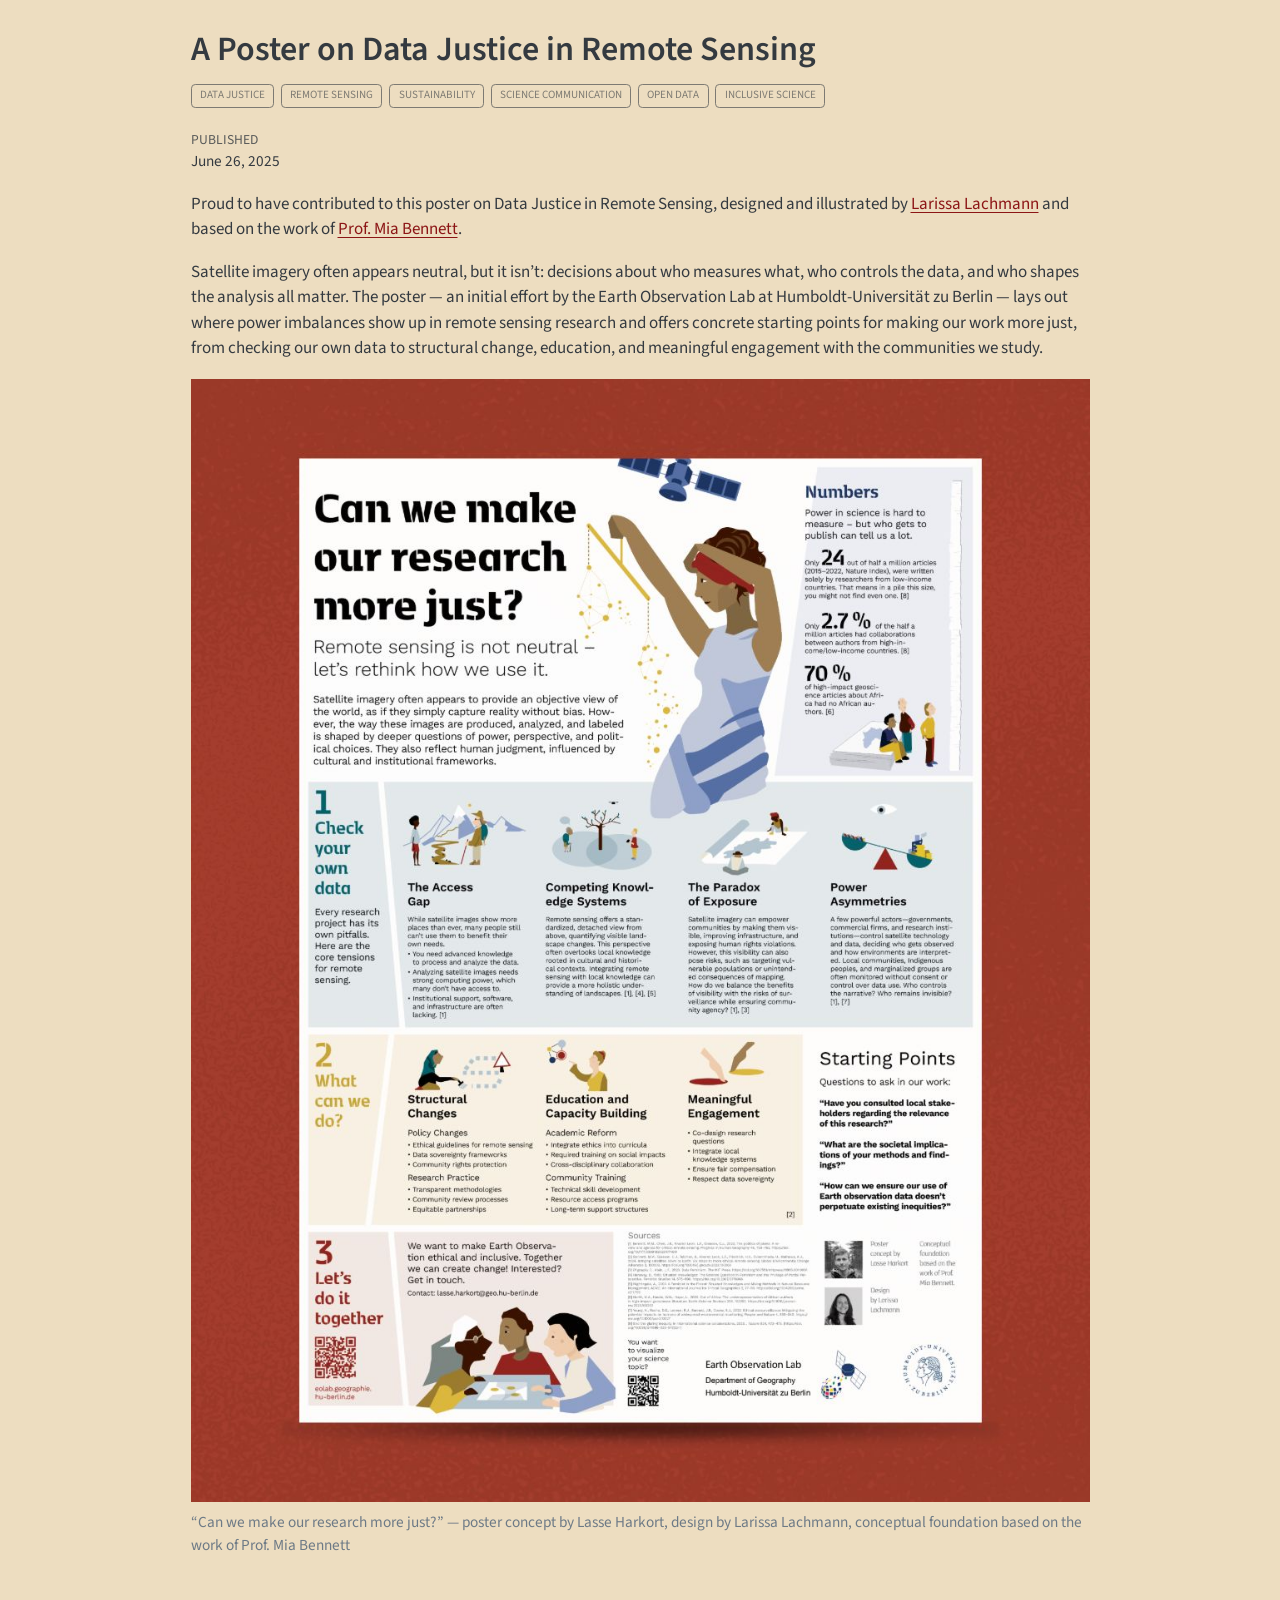
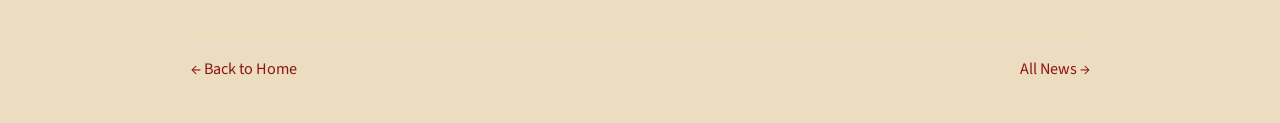
<file: posts/2025-06-26-data-justice-poster/index.html>
<!DOCTYPE html>
<html xmlns="http://www.w3.org/1999/xhtml" lang="en" xml:lang="en"><head>

<meta charset="utf-8">
<meta name="generator" content="quarto-1.10.18">

<meta name="viewport" content="width=device-width, initial-scale=1.0, user-scalable=yes">

<meta name="dcterms.date" content="2025-06-26">

<title>A Poster on Data Justice in Remote Sensing – Lasse Harkort</title>
<style>
/* Default styles provided by pandoc.
** See https://pandoc.org/MANUAL.html#variables-for-html for config info.
*/
span.smallcaps{font-variant: small-caps;}
div.columns{display: flex; gap: 1.5em;}
div.column{flex: auto;}
@media screen {
div.columns{gap: min(4vw, 1.5em);}
div.column{overflow-x: auto;}
}
div.hanging-indent{margin-left: 1.5em; text-indent: -1.5em;}
ul.task-list{list-style: none;}
ul.task-list li input[type="checkbox"] {
  width: 0.8em;
  margin: 0 0.8em 0.2em -1em; /* quarto-specific, see https://github.com/quarto-dev/quarto-cli/issues/4556 */ 
  vertical-align: middle;
}
</style>


<script src="../../site_libs/quarto-nav/quarto-nav.js"></script>
<script src="../../site_libs/clipboard/clipboard.min.js"></script>
<script src="../../site_libs/quarto-search/autocomplete.umd.js"></script>
<script src="../../site_libs/quarto-search/fuse.min.js"></script>
<script src="../../site_libs/quarto-search/quarto-search.js"></script>
<meta name="quarto:offset" content="../../">
<script src="../../site_libs/quarto-html/quarto.js" type="module"></script>
<script src="../../site_libs/quarto-html/tabsets/tabsets.js" type="module"></script>
<script src="../../site_libs/quarto-html/popper.min.js"></script>
<script src="../../site_libs/quarto-html/tippy.umd.min.js"></script>
<script src="../../site_libs/quarto-html/anchor.min.js"></script>
<link href="../../site_libs/quarto-html/tippy.css" rel="stylesheet">
<link href="../../site_libs/quarto-html/quarto-syntax-highlighting-64a204ab8560d761af7679ceaba22944.css" rel="stylesheet" id="quarto-text-highlighting-styles">
<script src="../../site_libs/bootstrap/bootstrap.min.js"></script>
<link href="../../site_libs/bootstrap/bootstrap-icons.css" rel="stylesheet">
<link href="../../site_libs/bootstrap/bootstrap-c5a9dc3be9c109c6a0151357c2694270.min.css" rel="stylesheet" append-hash="true" id="quarto-bootstrap" data-mode="light">
<script id="quarto-search-options" type="application/json">{
  "location": "sidebar",
  "copy-button": false,
  "collapse-after": 3,
  "panel-placement": "start",
  "type": "textbox",
  "limit": 50,
  "keyboard-shortcut": [
    "f",
    "/",
    "s"
  ],
  "show-item-context": false,
  "language": {
    "search-no-results-text": "No results",
    "search-matching-documents-text": "matching documents",
    "search-copy-link-title": "Copy link to search",
    "search-hide-matches-text": "Hide additional matches",
    "search-more-match-text": "more match in this document",
    "search-more-matches-text": "more matches in this document",
    "search-clear-button-title": "Clear",
    "search-text-placeholder": "",
    "search-detached-cancel-button-title": "Cancel",
    "search-submit-button-title": "Submit",
    "search-label": "Search"
  }
}</script>


<link rel="stylesheet" href="../../styles.css">
</head>

<body class="posts-page fullcontent quarto-light">

<div id="quarto-search-results"></div>
<!-- content -->
<div id="quarto-content" class="quarto-container page-columns page-rows-contents page-layout-article">
<!-- sidebar -->
<!-- margin-sidebar -->
    
<!-- main -->
<main class="content" id="quarto-document-content">

<header id="title-block-header" class="quarto-title-block default">
<div class="quarto-title">
<h1 class="title">A Poster on Data Justice in Remote Sensing</h1>
  <div class="quarto-categories">
    <div class="quarto-category">data justice</div>
    <div class="quarto-category">remote sensing</div>
    <div class="quarto-category">sustainability</div>
    <div class="quarto-category">science communication</div>
    <div class="quarto-category">open data</div>
    <div class="quarto-category">inclusive science</div>
  </div>
  </div>



<div class="quarto-title-meta">

    
    <div>
    <div class="quarto-title-meta-heading">Published</div>
    <div class="quarto-title-meta-contents">
      <p class="date">June 26, 2025</p>
    </div>
  </div>
  
    
  </div>
  


</header>


<p>Proud to have contributed to this poster on Data Justice in Remote Sensing, designed and illustrated by <a href="https://larissalachmann.de">Larissa Lachmann</a> and based on the work of <a href="https://geography.washington.edu/people/mia-bennett">Prof.&nbsp;Mia Bennett</a>.</p>
<p>Satellite imagery often appears neutral, but it isn’t: decisions about who measures what, who controls the data, and who shapes the analysis all matter. The poster — an initial effort by the Earth Observation Lab at Humboldt-Universität zu Berlin — lays out where power imbalances show up in remote sensing research and offers concrete starting points for making our work more just, from checking our own data to structural change, education, and meaningful engagement with the communities we study.</p>
<div class="quarto-figure quarto-figure-center">
<figure class="figure">
<p><img src="poster.jpg" class="img-fluid figure-img"></p>
<figcaption>“Can we make our research more just?” — poster concept by Lasse Harkort, design by Larissa Lachmann, conceptual foundation based on the work of Prof.&nbsp;Mia Bennett</figcaption>
</figure>
</div>



</main> <!-- /main -->
<div class="post-nav-footer">
  <a href="../../index.html" class="post-nav-home">← Back to Home</a>
  <a href="../../posts/index.html" class="post-nav-allnews">All News →</a>
</div>
<script id="quarto-html-after-body" type="application/javascript">
  window.document.addEventListener("DOMContentLoaded", function (event) {
    const icon = "";
    const anchorJS = new window.AnchorJS();
    anchorJS.options = {
      placement: 'right',
      icon: icon
    };
    anchorJS.add('.anchored');
    const isCodeAnnotation = (el) => {
      for (const clz of el.classList) {
        if (clz.startsWith('code-annotation-')) {                     
          return true;
        }
      }
      return false;
    }
    const onCopySuccess = function(e) {
      // button target
      const button = e.trigger;
      // don't keep focus
      button.blur();
      // flash "checked"
      button.classList.add('code-copy-button-checked');
      var currentTitle = button.getAttribute("title");
      button.setAttribute("title", "Copied!");
      let tooltip;
      if (window.bootstrap) {
        button.setAttribute("data-bs-toggle", "tooltip");
        button.setAttribute("data-bs-placement", "left");
        button.setAttribute("data-bs-title", "Copied!");
        tooltip = new bootstrap.Tooltip(button, 
          { trigger: "manual", 
            customClass: "code-copy-button-tooltip",
            offset: [0, -8]});
        tooltip.show();    
      }
      setTimeout(function() {
        if (tooltip) {
          tooltip.hide();
          button.removeAttribute("data-bs-title");
          button.removeAttribute("data-bs-toggle");
          button.removeAttribute("data-bs-placement");
        }
        button.setAttribute("title", currentTitle);
        button.classList.remove('code-copy-button-checked');
      }, 1000);
      // clear code selection
      e.clearSelection();
    }
    const getTextToCopy = function(trigger) {
      const outerScaffold = trigger.parentElement.cloneNode(true);
      const codeEl = outerScaffold.querySelector('code');
      for (const childEl of codeEl.children) {
        if (isCodeAnnotation(childEl)) {
          childEl.remove();
        }
      }
      return codeEl.innerText;
    }
    const clipboard = new window.ClipboardJS('.code-copy-button:not([data-in-quarto-modal])', {
      text: getTextToCopy
    });
    clipboard.on('success', onCopySuccess);
    if (window.document.getElementById('quarto-embedded-source-code-modal')) {
      const clipboardModal = new window.ClipboardJS('.code-copy-button[data-in-quarto-modal]', {
        text: getTextToCopy,
        container: window.document.getElementById('quarto-embedded-source-code-modal')
      });
      clipboardModal.on('success', onCopySuccess);
    }
      var localhostRegex = new RegExp(/^(?:http|https):\/\/localhost\:?[0-9]*\//);
      var mailtoRegex = new RegExp(/^mailto:/);
        var filterRegex = new RegExp("https:\/\/lasseharkort\.github\.io\/");
      var isInternal = (href) => {
          return filterRegex.test(href) || localhostRegex.test(href) || mailtoRegex.test(href);
      }
      // Inspect non-navigation links and adorn them if external
     var links = window.document.querySelectorAll('a[href]:not(.nav-link):not(.navbar-brand):not(.toc-action):not(.sidebar-link):not(.sidebar-item-toggle):not(.pagination-link):not(.no-external):not([aria-hidden]):not(.dropdown-item):not(.quarto-navigation-tool):not(.about-link)');
      for (var i=0; i<links.length; i++) {
        const link = links[i];
        if (!isInternal(link.href)) {
          // undo the damage that might have been done by quarto-nav.js in the case of
          // links that we want to consider external
          if (link.dataset.originalHref !== undefined) {
            link.href = link.dataset.originalHref;
          }
        }
      }
    function tippyHover(el, contentFn, onTriggerFn, onUntriggerFn) {
      const config = {
        allowHTML: true,
        maxWidth: 500,
        delay: 100,
        arrow: false,
        appendTo: function(el) {
            return el.parentElement;
        },
        interactive: true,
        interactiveBorder: 10,
        theme: 'quarto',
        placement: 'bottom-start',
      };
      if (contentFn) {
        config.content = contentFn;
      }
      if (onTriggerFn) {
        config.onTrigger = onTriggerFn;
      }
      if (onUntriggerFn) {
        config.onUntrigger = onUntriggerFn;
      }
      window.tippy(el, config); 
    }
    const noterefs = window.document.querySelectorAll('a[role="doc-noteref"]');
    for (var i=0; i<noterefs.length; i++) {
      const ref = noterefs[i];
      tippyHover(ref, function() {
        // use id or data attribute instead here
        let href = ref.getAttribute('data-footnote-href') || ref.getAttribute('href');
        try { href = new URL(href).hash; } catch {}
        const id = href.replace(/^#\/?/, "");
        const note = window.document.getElementById(id);
        if (note) {
          return note.innerHTML;
        } else {
          return "";
        }
      });
    }
    const xrefs = window.document.querySelectorAll('a.quarto-xref');
    const processXRef = (id, note) => {
      // Strip column container classes
      const stripColumnClz = (el) => {
        el.classList.remove("page-full", "page-columns");
        if (el.children) {
          for (const child of el.children) {
            stripColumnClz(child);
          }
        }
      }
      stripColumnClz(note)
      if (id === null || id.startsWith('sec-')) {
        // Special case sections, only their first couple elements
        const container = document.createElement("div");
        if (note.children && note.children.length > 2) {
          container.appendChild(note.children[0].cloneNode(true));
          for (let i = 1; i < note.children.length; i++) {
            const child = note.children[i];
            if (child.tagName === "P" && child.innerText === "") {
              continue;
            } else {
              container.appendChild(child.cloneNode(true));
              break;
            }
          }
          if (window.Quarto?.typesetMath) {
            window.Quarto.typesetMath(container);
          }
          return container.innerHTML
        } else {
          if (window.Quarto?.typesetMath) {
            window.Quarto.typesetMath(note);
          }
          return note.innerHTML;
        }
      } else {
        // Remove any anchor links if they are present
        const anchorLink = note.querySelector('a.anchorjs-link');
        if (anchorLink) {
          anchorLink.remove();
        }
        if (window.Quarto?.typesetMath) {
          window.Quarto.typesetMath(note);
        }
        if (note.classList.contains("callout")) {
          return note.outerHTML;
        } else {
          return note.innerHTML;
        }
      }
    }
    for (var i=0; i<xrefs.length; i++) {
      const xref = xrefs[i];
      tippyHover(xref, undefined, function(instance) {
        instance.disable();
        let url = xref.getAttribute('href');
        let hash = undefined; 
        if (url.startsWith('#')) {
          hash = url;
        } else {
          try { hash = new URL(url).hash; } catch {}
        }
        if (hash) {
          const id = hash.replace(/^#\/?/, "");
          const note = window.document.getElementById(id);
          if (note !== null) {
            try {
              const html = processXRef(id, note.cloneNode(true));
              instance.setContent(html);
            } finally {
              instance.enable();
              instance.show();
            }
          } else {
            // See if we can fetch this
            fetch(url.split('#')[0])
            .then(res => res.text())
            .then(html => {
              const parser = new DOMParser();
              const htmlDoc = parser.parseFromString(html, "text/html");
              const note = htmlDoc.getElementById(id);
              if (note !== null) {
                const html = processXRef(id, note);
                instance.setContent(html);
              } 
            }).finally(() => {
              instance.enable();
              instance.show();
            });
          }
        } else {
          // See if we can fetch a full url (with no hash to target)
          // This is a special case and we should probably do some content thinning / targeting
          fetch(url)
          .then(res => res.text())
          .then(html => {
            const parser = new DOMParser();
            const htmlDoc = parser.parseFromString(html, "text/html");
            const note = htmlDoc.querySelector('main.content');
            if (note !== null) {
              // This should only happen for chapter cross references
              // (since there is no id in the URL)
              // remove the first header
              if (note.children.length > 0 && note.children[0].tagName === "HEADER") {
                note.children[0].remove();
              }
              const html = processXRef(null, note);
              instance.setContent(html);
            } 
          }).finally(() => {
            instance.enable();
            instance.show();
          });
        }
      }, function(instance) {
      });
    }
        let selectedAnnoteEl;
        const selectorForAnnotation = ( cell, annotation) => {
          let cellAttr = 'data-code-cell="' + cell + '"';
          let lineAttr = 'data-code-annotation="' +  annotation + '"';
          const selector = 'span[' + cellAttr + '][' + lineAttr + ']';
          return selector;
        }
        const selectCodeLines = (annoteEl) => {
          const doc = window.document;
          const targetCell = annoteEl.getAttribute("data-target-cell");
          const targetAnnotation = annoteEl.getAttribute("data-target-annotation");
          const annoteSpan = window.document.querySelector(selectorForAnnotation(targetCell, targetAnnotation));
          const lines = annoteSpan.getAttribute("data-code-lines").split(",");
          const lineIds = lines.map((line) => {
            return targetCell + "-" + line;
          })
          let top = null;
          let height = null;
          let parent = null;
          if (lineIds.length > 0) {
              //compute the position of the single el (top and bottom and make a div)
              const el = window.document.getElementById(lineIds[0]);
              top = el.offsetTop;
              height = el.offsetHeight;
              parent = el.parentElement.parentElement;
            if (lineIds.length > 1) {
              const lastEl = window.document.getElementById(lineIds[lineIds.length - 1]);
              const bottom = lastEl.offsetTop + lastEl.offsetHeight;
              height = bottom - top;
            }
            if (top !== null && height !== null && parent !== null) {
              // cook up a div (if necessary) and position it 
              let div = window.document.getElementById("code-annotation-line-highlight");
              if (div === null) {
                div = window.document.createElement("div");
                div.setAttribute("id", "code-annotation-line-highlight");
                div.style.position = 'absolute';
                parent.appendChild(div);
              }
              div.style.top = top - 2 + "px";
              div.style.height = height + 4 + "px";
              div.style.left = 0;
              let gutterDiv = window.document.getElementById("code-annotation-line-highlight-gutter");
              if (gutterDiv === null) {
                gutterDiv = window.document.createElement("div");
                gutterDiv.setAttribute("id", "code-annotation-line-highlight-gutter");
                gutterDiv.style.position = 'absolute';
                const codeCell = window.document.getElementById(targetCell);
                const gutter = codeCell.querySelector('.code-annotation-gutter');
                gutter.appendChild(gutterDiv);
              }
              gutterDiv.style.top = top - 2 + "px";
              gutterDiv.style.height = height + 4 + "px";
            }
            selectedAnnoteEl = annoteEl;
          }
        };
        const unselectCodeLines = () => {
          const elementsIds = ["code-annotation-line-highlight", "code-annotation-line-highlight-gutter"];
          elementsIds.forEach((elId) => {
            const div = window.document.getElementById(elId);
            if (div) {
              div.remove();
            }
          });
          selectedAnnoteEl = undefined;
        };
          // Handle positioning of the toggle
      window.addEventListener(
        "resize",
        throttle(() => {
          elRect = undefined;
          if (selectedAnnoteEl) {
            selectCodeLines(selectedAnnoteEl);
          }
        }, 10)
      );
      function throttle(fn, ms) {
      let throttle = false;
      let timer;
        return (...args) => {
          if(!throttle) { // first call gets through
              fn.apply(this, args);
              throttle = true;
          } else { // all the others get throttled
              if(timer) clearTimeout(timer); // cancel #2
              timer = setTimeout(() => {
                fn.apply(this, args);
                timer = throttle = false;
              }, ms);
          }
        };
      }
        // Attach click handler to the DT
        const annoteDls = window.document.querySelectorAll('dt[data-target-cell]');
        for (const annoteDlNode of annoteDls) {
          annoteDlNode.addEventListener('click', (event) => {
            const clickedEl = event.target;
            if (clickedEl !== selectedAnnoteEl) {
              unselectCodeLines();
              const activeEl = window.document.querySelector('dt[data-target-cell].code-annotation-active');
              if (activeEl) {
                activeEl.classList.remove('code-annotation-active');
              }
              selectCodeLines(clickedEl);
              clickedEl.classList.add('code-annotation-active');
            } else {
              // Unselect the line
              unselectCodeLines();
              clickedEl.classList.remove('code-annotation-active');
            }
          });
        }
    const findCites = (el) => {
      const parentEl = el.parentElement;
      if (parentEl) {
        const cites = parentEl.dataset.cites;
        if (cites) {
          return {
            el,
            cites: cites.split(' ')
          };
        } else {
          return findCites(el.parentElement)
        }
      } else {
        return undefined;
      }
    };
    var bibliorefs = window.document.querySelectorAll('a[role="doc-biblioref"]');
    for (var i=0; i<bibliorefs.length; i++) {
      const ref = bibliorefs[i];
      const citeInfo = findCites(ref);
      if (citeInfo) {
        tippyHover(citeInfo.el, function() {
          var popup = window.document.createElement('div');
          citeInfo.cites.forEach(function(cite) {
            var citeDiv = window.document.createElement('div');
            citeDiv.classList.add('hanging-indent');
            citeDiv.classList.add('csl-entry');
            var biblioDiv = window.document.getElementById('ref-' + cite);
            if (biblioDiv) {
              citeDiv.innerHTML = biblioDiv.innerHTML;
            }
            popup.appendChild(citeDiv);
          });
          return popup.innerHTML;
        });
      }
    }
  });
  </script>
</div> <!-- /content -->




</body></html>
</file>
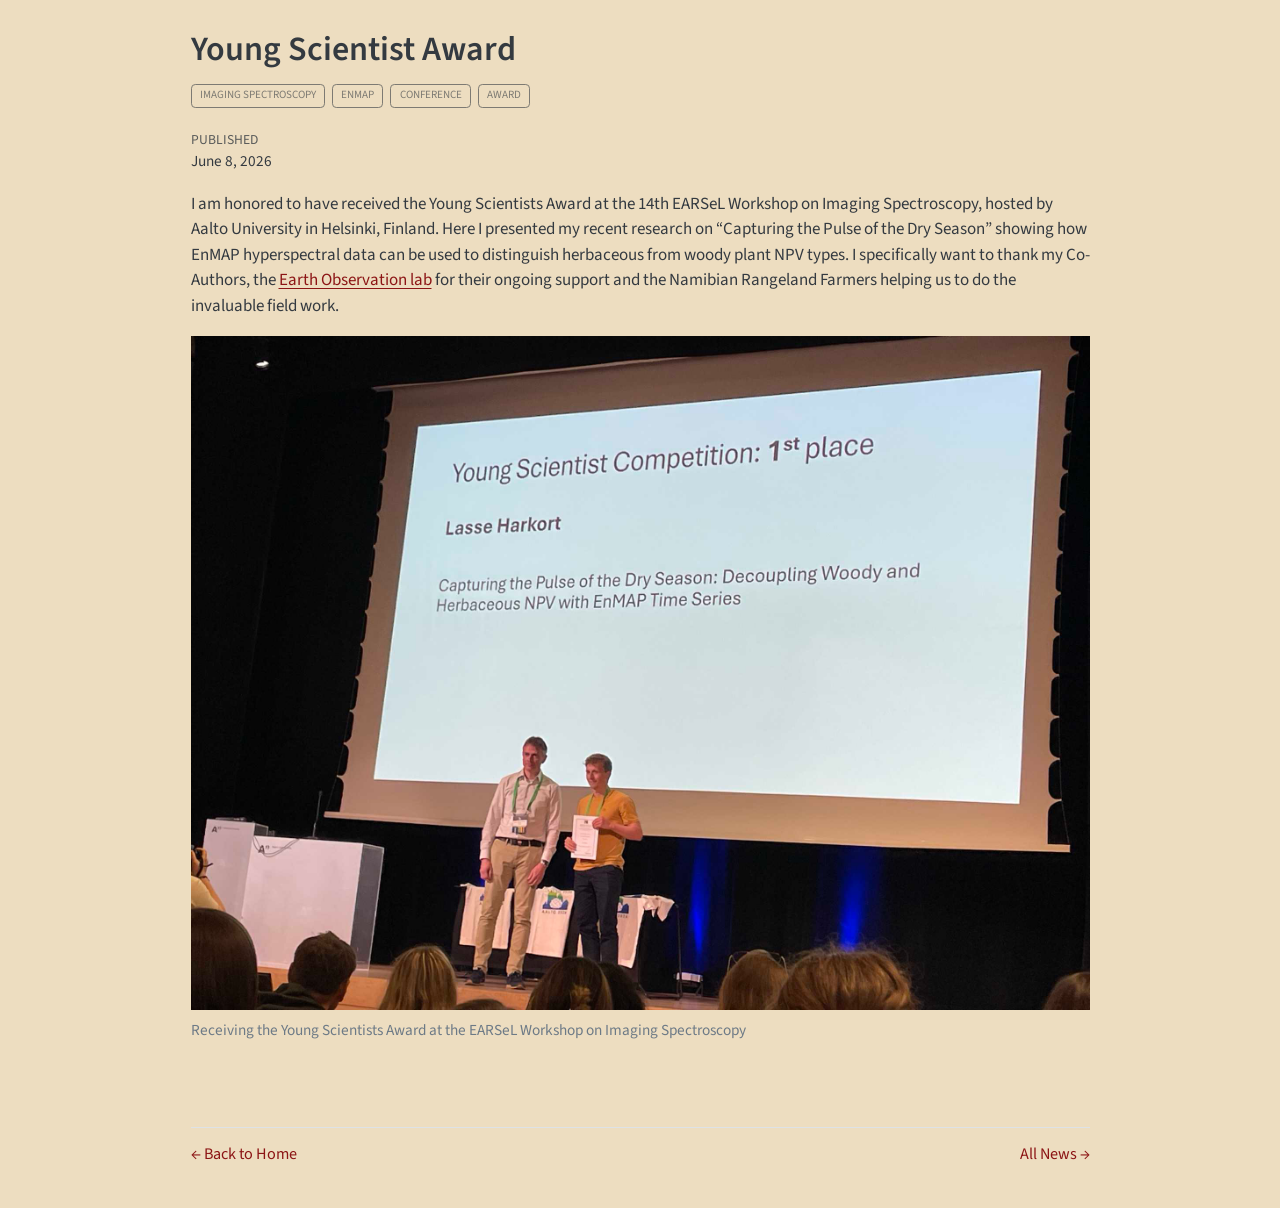
<file: posts/2026-06-08-young-scientist-award/index.html>
<!DOCTYPE html>
<html xmlns="http://www.w3.org/1999/xhtml" lang="en" xml:lang="en"><head>

<meta charset="utf-8">
<meta name="generator" content="quarto-1.10.18">

<meta name="viewport" content="width=device-width, initial-scale=1.0, user-scalable=yes">

<meta name="dcterms.date" content="2026-06-08">

<title>Young Scientist Award – Lasse Harkort</title>
<style>
/* Default styles provided by pandoc.
** See https://pandoc.org/MANUAL.html#variables-for-html for config info.
*/
span.smallcaps{font-variant: small-caps;}
div.columns{display: flex; gap: 1.5em;}
div.column{flex: auto;}
@media screen {
div.columns{gap: min(4vw, 1.5em);}
div.column{overflow-x: auto;}
}
div.hanging-indent{margin-left: 1.5em; text-indent: -1.5em;}
ul.task-list{list-style: none;}
ul.task-list li input[type="checkbox"] {
  width: 0.8em;
  margin: 0 0.8em 0.2em -1em; /* quarto-specific, see https://github.com/quarto-dev/quarto-cli/issues/4556 */ 
  vertical-align: middle;
}
</style>


<script src="../../site_libs/quarto-nav/quarto-nav.js"></script>
<script src="../../site_libs/clipboard/clipboard.min.js"></script>
<script src="../../site_libs/quarto-search/autocomplete.umd.js"></script>
<script src="../../site_libs/quarto-search/fuse.min.js"></script>
<script src="../../site_libs/quarto-search/quarto-search.js"></script>
<meta name="quarto:offset" content="../../">
<script src="../../site_libs/quarto-html/quarto.js" type="module"></script>
<script src="../../site_libs/quarto-html/tabsets/tabsets.js" type="module"></script>
<script src="../../site_libs/quarto-html/popper.min.js"></script>
<script src="../../site_libs/quarto-html/tippy.umd.min.js"></script>
<script src="../../site_libs/quarto-html/anchor.min.js"></script>
<link href="../../site_libs/quarto-html/tippy.css" rel="stylesheet">
<link href="../../site_libs/quarto-html/quarto-syntax-highlighting-64a204ab8560d761af7679ceaba22944.css" rel="stylesheet" id="quarto-text-highlighting-styles">
<script src="../../site_libs/bootstrap/bootstrap.min.js"></script>
<link href="../../site_libs/bootstrap/bootstrap-icons.css" rel="stylesheet">
<link href="../../site_libs/bootstrap/bootstrap-c5a9dc3be9c109c6a0151357c2694270.min.css" rel="stylesheet" append-hash="true" id="quarto-bootstrap" data-mode="light">
<script id="quarto-search-options" type="application/json">{
  "location": "sidebar",
  "copy-button": false,
  "collapse-after": 3,
  "panel-placement": "start",
  "type": "textbox",
  "limit": 50,
  "keyboard-shortcut": [
    "f",
    "/",
    "s"
  ],
  "show-item-context": false,
  "language": {
    "search-no-results-text": "No results",
    "search-matching-documents-text": "matching documents",
    "search-copy-link-title": "Copy link to search",
    "search-hide-matches-text": "Hide additional matches",
    "search-more-match-text": "more match in this document",
    "search-more-matches-text": "more matches in this document",
    "search-clear-button-title": "Clear",
    "search-text-placeholder": "",
    "search-detached-cancel-button-title": "Cancel",
    "search-submit-button-title": "Submit",
    "search-label": "Search"
  }
}</script>


<link rel="stylesheet" href="../../styles.css">
</head>

<body class="posts-page fullcontent quarto-light">

<div id="quarto-search-results"></div>
<!-- content -->
<div id="quarto-content" class="quarto-container page-columns page-rows-contents page-layout-article">
<!-- sidebar -->
<!-- margin-sidebar -->
    
<!-- main -->
<main class="content" id="quarto-document-content">

<header id="title-block-header" class="quarto-title-block default">
<div class="quarto-title">
<h1 class="title">Young Scientist Award</h1>
  <div class="quarto-categories">
    <div class="quarto-category">imaging spectroscopy</div>
    <div class="quarto-category">EnMAP</div>
    <div class="quarto-category">conference</div>
    <div class="quarto-category">award</div>
  </div>
  </div>



<div class="quarto-title-meta">

    
    <div>
    <div class="quarto-title-meta-heading">Published</div>
    <div class="quarto-title-meta-contents">
      <p class="date">June 8, 2026</p>
    </div>
  </div>
  
    
  </div>
  


</header>


<p>I am honored to have received the Young Scientists Award at the 14th EARSeL Workshop on Imaging Spectroscopy, hosted by Aalto University in Helsinki, Finland. Here I presented my recent research on “Capturing the Pulse of the Dry Season” showing how EnMAP hyperspectral data can be used to distinguish herbaceous from woody plant NPV types. I specifically want to thank my Co-Authors, the <a href="https://eolab.geographie.hu-berlin.de/">Earth Observation lab</a> for their ongoing support and the Namibian Rangeland Farmers helping us to do the invaluable field work.</p>
<div class="quarto-figure quarto-figure-center">
<figure class="figure">
<p><img src="scientist_award.jpg" class="img-fluid figure-img"></p>
<figcaption>Receiving the Young Scientists Award at the EARSeL Workshop on Imaging Spectroscopy</figcaption>
</figure>
</div>



</main> <!-- /main -->
<div class="post-nav-footer">
  <a href="../../index.html" class="post-nav-home">← Back to Home</a>
  <a href="../../posts/index.html" class="post-nav-allnews">All News →</a>
</div>
<script id="quarto-html-after-body" type="application/javascript">
  window.document.addEventListener("DOMContentLoaded", function (event) {
    const icon = "";
    const anchorJS = new window.AnchorJS();
    anchorJS.options = {
      placement: 'right',
      icon: icon
    };
    anchorJS.add('.anchored');
    const isCodeAnnotation = (el) => {
      for (const clz of el.classList) {
        if (clz.startsWith('code-annotation-')) {                     
          return true;
        }
      }
      return false;
    }
    const onCopySuccess = function(e) {
      // button target
      const button = e.trigger;
      // don't keep focus
      button.blur();
      // flash "checked"
      button.classList.add('code-copy-button-checked');
      var currentTitle = button.getAttribute("title");
      button.setAttribute("title", "Copied!");
      let tooltip;
      if (window.bootstrap) {
        button.setAttribute("data-bs-toggle", "tooltip");
        button.setAttribute("data-bs-placement", "left");
        button.setAttribute("data-bs-title", "Copied!");
        tooltip = new bootstrap.Tooltip(button, 
          { trigger: "manual", 
            customClass: "code-copy-button-tooltip",
            offset: [0, -8]});
        tooltip.show();    
      }
      setTimeout(function() {
        if (tooltip) {
          tooltip.hide();
          button.removeAttribute("data-bs-title");
          button.removeAttribute("data-bs-toggle");
          button.removeAttribute("data-bs-placement");
        }
        button.setAttribute("title", currentTitle);
        button.classList.remove('code-copy-button-checked');
      }, 1000);
      // clear code selection
      e.clearSelection();
    }
    const getTextToCopy = function(trigger) {
      const outerScaffold = trigger.parentElement.cloneNode(true);
      const codeEl = outerScaffold.querySelector('code');
      for (const childEl of codeEl.children) {
        if (isCodeAnnotation(childEl)) {
          childEl.remove();
        }
      }
      return codeEl.innerText;
    }
    const clipboard = new window.ClipboardJS('.code-copy-button:not([data-in-quarto-modal])', {
      text: getTextToCopy
    });
    clipboard.on('success', onCopySuccess);
    if (window.document.getElementById('quarto-embedded-source-code-modal')) {
      const clipboardModal = new window.ClipboardJS('.code-copy-button[data-in-quarto-modal]', {
        text: getTextToCopy,
        container: window.document.getElementById('quarto-embedded-source-code-modal')
      });
      clipboardModal.on('success', onCopySuccess);
    }
      var localhostRegex = new RegExp(/^(?:http|https):\/\/localhost\:?[0-9]*\//);
      var mailtoRegex = new RegExp(/^mailto:/);
        var filterRegex = new RegExp("https:\/\/lasseharkort\.github\.io\/");
      var isInternal = (href) => {
          return filterRegex.test(href) || localhostRegex.test(href) || mailtoRegex.test(href);
      }
      // Inspect non-navigation links and adorn them if external
     var links = window.document.querySelectorAll('a[href]:not(.nav-link):not(.navbar-brand):not(.toc-action):not(.sidebar-link):not(.sidebar-item-toggle):not(.pagination-link):not(.no-external):not([aria-hidden]):not(.dropdown-item):not(.quarto-navigation-tool):not(.about-link)');
      for (var i=0; i<links.length; i++) {
        const link = links[i];
        if (!isInternal(link.href)) {
          // undo the damage that might have been done by quarto-nav.js in the case of
          // links that we want to consider external
          if (link.dataset.originalHref !== undefined) {
            link.href = link.dataset.originalHref;
          }
        }
      }
    function tippyHover(el, contentFn, onTriggerFn, onUntriggerFn) {
      const config = {
        allowHTML: true,
        maxWidth: 500,
        delay: 100,
        arrow: false,
        appendTo: function(el) {
            return el.parentElement;
        },
        interactive: true,
        interactiveBorder: 10,
        theme: 'quarto',
        placement: 'bottom-start',
      };
      if (contentFn) {
        config.content = contentFn;
      }
      if (onTriggerFn) {
        config.onTrigger = onTriggerFn;
      }
      if (onUntriggerFn) {
        config.onUntrigger = onUntriggerFn;
      }
      window.tippy(el, config); 
    }
    const noterefs = window.document.querySelectorAll('a[role="doc-noteref"]');
    for (var i=0; i<noterefs.length; i++) {
      const ref = noterefs[i];
      tippyHover(ref, function() {
        // use id or data attribute instead here
        let href = ref.getAttribute('data-footnote-href') || ref.getAttribute('href');
        try { href = new URL(href).hash; } catch {}
        const id = href.replace(/^#\/?/, "");
        const note = window.document.getElementById(id);
        if (note) {
          return note.innerHTML;
        } else {
          return "";
        }
      });
    }
    const xrefs = window.document.querySelectorAll('a.quarto-xref');
    const processXRef = (id, note) => {
      // Strip column container classes
      const stripColumnClz = (el) => {
        el.classList.remove("page-full", "page-columns");
        if (el.children) {
          for (const child of el.children) {
            stripColumnClz(child);
          }
        }
      }
      stripColumnClz(note)
      if (id === null || id.startsWith('sec-')) {
        // Special case sections, only their first couple elements
        const container = document.createElement("div");
        if (note.children && note.children.length > 2) {
          container.appendChild(note.children[0].cloneNode(true));
          for (let i = 1; i < note.children.length; i++) {
            const child = note.children[i];
            if (child.tagName === "P" && child.innerText === "") {
              continue;
            } else {
              container.appendChild(child.cloneNode(true));
              break;
            }
          }
          if (window.Quarto?.typesetMath) {
            window.Quarto.typesetMath(container);
          }
          return container.innerHTML
        } else {
          if (window.Quarto?.typesetMath) {
            window.Quarto.typesetMath(note);
          }
          return note.innerHTML;
        }
      } else {
        // Remove any anchor links if they are present
        const anchorLink = note.querySelector('a.anchorjs-link');
        if (anchorLink) {
          anchorLink.remove();
        }
        if (window.Quarto?.typesetMath) {
          window.Quarto.typesetMath(note);
        }
        if (note.classList.contains("callout")) {
          return note.outerHTML;
        } else {
          return note.innerHTML;
        }
      }
    }
    for (var i=0; i<xrefs.length; i++) {
      const xref = xrefs[i];
      tippyHover(xref, undefined, function(instance) {
        instance.disable();
        let url = xref.getAttribute('href');
        let hash = undefined; 
        if (url.startsWith('#')) {
          hash = url;
        } else {
          try { hash = new URL(url).hash; } catch {}
        }
        if (hash) {
          const id = hash.replace(/^#\/?/, "");
          const note = window.document.getElementById(id);
          if (note !== null) {
            try {
              const html = processXRef(id, note.cloneNode(true));
              instance.setContent(html);
            } finally {
              instance.enable();
              instance.show();
            }
          } else {
            // See if we can fetch this
            fetch(url.split('#')[0])
            .then(res => res.text())
            .then(html => {
              const parser = new DOMParser();
              const htmlDoc = parser.parseFromString(html, "text/html");
              const note = htmlDoc.getElementById(id);
              if (note !== null) {
                const html = processXRef(id, note);
                instance.setContent(html);
              } 
            }).finally(() => {
              instance.enable();
              instance.show();
            });
          }
        } else {
          // See if we can fetch a full url (with no hash to target)
          // This is a special case and we should probably do some content thinning / targeting
          fetch(url)
          .then(res => res.text())
          .then(html => {
            const parser = new DOMParser();
            const htmlDoc = parser.parseFromString(html, "text/html");
            const note = htmlDoc.querySelector('main.content');
            if (note !== null) {
              // This should only happen for chapter cross references
              // (since there is no id in the URL)
              // remove the first header
              if (note.children.length > 0 && note.children[0].tagName === "HEADER") {
                note.children[0].remove();
              }
              const html = processXRef(null, note);
              instance.setContent(html);
            } 
          }).finally(() => {
            instance.enable();
            instance.show();
          });
        }
      }, function(instance) {
      });
    }
        let selectedAnnoteEl;
        const selectorForAnnotation = ( cell, annotation) => {
          let cellAttr = 'data-code-cell="' + cell + '"';
          let lineAttr = 'data-code-annotation="' +  annotation + '"';
          const selector = 'span[' + cellAttr + '][' + lineAttr + ']';
          return selector;
        }
        const selectCodeLines = (annoteEl) => {
          const doc = window.document;
          const targetCell = annoteEl.getAttribute("data-target-cell");
          const targetAnnotation = annoteEl.getAttribute("data-target-annotation");
          const annoteSpan = window.document.querySelector(selectorForAnnotation(targetCell, targetAnnotation));
          const lines = annoteSpan.getAttribute("data-code-lines").split(",");
          const lineIds = lines.map((line) => {
            return targetCell + "-" + line;
          })
          let top = null;
          let height = null;
          let parent = null;
          if (lineIds.length > 0) {
              //compute the position of the single el (top and bottom and make a div)
              const el = window.document.getElementById(lineIds[0]);
              top = el.offsetTop;
              height = el.offsetHeight;
              parent = el.parentElement.parentElement;
            if (lineIds.length > 1) {
              const lastEl = window.document.getElementById(lineIds[lineIds.length - 1]);
              const bottom = lastEl.offsetTop + lastEl.offsetHeight;
              height = bottom - top;
            }
            if (top !== null && height !== null && parent !== null) {
              // cook up a div (if necessary) and position it 
              let div = window.document.getElementById("code-annotation-line-highlight");
              if (div === null) {
                div = window.document.createElement("div");
                div.setAttribute("id", "code-annotation-line-highlight");
                div.style.position = 'absolute';
                parent.appendChild(div);
              }
              div.style.top = top - 2 + "px";
              div.style.height = height + 4 + "px";
              div.style.left = 0;
              let gutterDiv = window.document.getElementById("code-annotation-line-highlight-gutter");
              if (gutterDiv === null) {
                gutterDiv = window.document.createElement("div");
                gutterDiv.setAttribute("id", "code-annotation-line-highlight-gutter");
                gutterDiv.style.position = 'absolute';
                const codeCell = window.document.getElementById(targetCell);
                const gutter = codeCell.querySelector('.code-annotation-gutter');
                gutter.appendChild(gutterDiv);
              }
              gutterDiv.style.top = top - 2 + "px";
              gutterDiv.style.height = height + 4 + "px";
            }
            selectedAnnoteEl = annoteEl;
          }
        };
        const unselectCodeLines = () => {
          const elementsIds = ["code-annotation-line-highlight", "code-annotation-line-highlight-gutter"];
          elementsIds.forEach((elId) => {
            const div = window.document.getElementById(elId);
            if (div) {
              div.remove();
            }
          });
          selectedAnnoteEl = undefined;
        };
          // Handle positioning of the toggle
      window.addEventListener(
        "resize",
        throttle(() => {
          elRect = undefined;
          if (selectedAnnoteEl) {
            selectCodeLines(selectedAnnoteEl);
          }
        }, 10)
      );
      function throttle(fn, ms) {
      let throttle = false;
      let timer;
        return (...args) => {
          if(!throttle) { // first call gets through
              fn.apply(this, args);
              throttle = true;
          } else { // all the others get throttled
              if(timer) clearTimeout(timer); // cancel #2
              timer = setTimeout(() => {
                fn.apply(this, args);
                timer = throttle = false;
              }, ms);
          }
        };
      }
        // Attach click handler to the DT
        const annoteDls = window.document.querySelectorAll('dt[data-target-cell]');
        for (const annoteDlNode of annoteDls) {
          annoteDlNode.addEventListener('click', (event) => {
            const clickedEl = event.target;
            if (clickedEl !== selectedAnnoteEl) {
              unselectCodeLines();
              const activeEl = window.document.querySelector('dt[data-target-cell].code-annotation-active');
              if (activeEl) {
                activeEl.classList.remove('code-annotation-active');
              }
              selectCodeLines(clickedEl);
              clickedEl.classList.add('code-annotation-active');
            } else {
              // Unselect the line
              unselectCodeLines();
              clickedEl.classList.remove('code-annotation-active');
            }
          });
        }
    const findCites = (el) => {
      const parentEl = el.parentElement;
      if (parentEl) {
        const cites = parentEl.dataset.cites;
        if (cites) {
          return {
            el,
            cites: cites.split(' ')
          };
        } else {
          return findCites(el.parentElement)
        }
      } else {
        return undefined;
      }
    };
    var bibliorefs = window.document.querySelectorAll('a[role="doc-biblioref"]');
    for (var i=0; i<bibliorefs.length; i++) {
      const ref = bibliorefs[i];
      const citeInfo = findCites(ref);
      if (citeInfo) {
        tippyHover(citeInfo.el, function() {
          var popup = window.document.createElement('div');
          citeInfo.cites.forEach(function(cite) {
            var citeDiv = window.document.createElement('div');
            citeDiv.classList.add('hanging-indent');
            citeDiv.classList.add('csl-entry');
            var biblioDiv = window.document.getElementById('ref-' + cite);
            if (biblioDiv) {
              citeDiv.innerHTML = biblioDiv.innerHTML;
            }
            popup.appendChild(citeDiv);
          });
          return popup.innerHTML;
        });
      }
    }
  });
  </script>
</div> <!-- /content -->




</body></html>
</file>
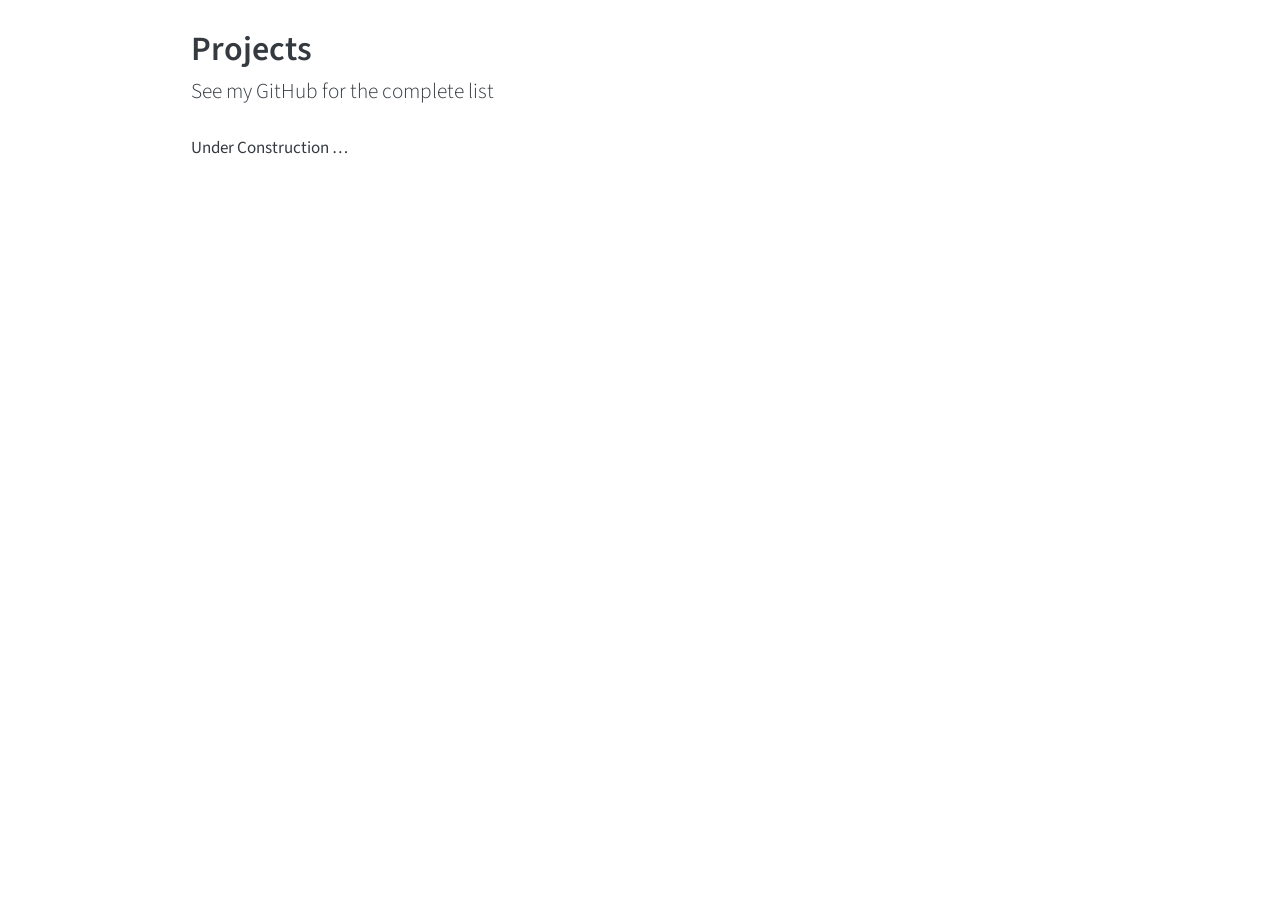
<file: projects.html>
<!DOCTYPE html>
<html xmlns="http://www.w3.org/1999/xhtml" lang="en" xml:lang="en"><head>

<meta charset="utf-8">
<meta name="generator" content="quarto-1.10.18">

<meta name="viewport" content="width=device-width, initial-scale=1.0, user-scalable=yes">


<title>Projects – Lasse Harkort</title>
<style>
/* Default styles provided by pandoc.
** See https://pandoc.org/MANUAL.html#variables-for-html for config info.
*/
span.smallcaps{font-variant: small-caps;}
div.columns{display: flex; gap: 1.5em;}
div.column{flex: auto;}
@media screen {
div.columns{gap: min(4vw, 1.5em);}
div.column{overflow-x: auto;}
}
div.hanging-indent{margin-left: 1.5em; text-indent: -1.5em;}
ul.task-list{list-style: none;}
ul.task-list li input[type="checkbox"] {
  width: 0.8em;
  margin: 0 0.8em 0.2em -1em; /* quarto-specific, see https://github.com/quarto-dev/quarto-cli/issues/4556 */ 
  vertical-align: middle;
}
</style>


<script src="site_libs/quarto-nav/quarto-nav.js"></script>
<script src="site_libs/clipboard/clipboard.min.js"></script>
<script src="site_libs/quarto-search/autocomplete.umd.js"></script>
<script src="site_libs/quarto-search/fuse.min.js"></script>
<script src="site_libs/quarto-search/quarto-search.js"></script>
<meta name="quarto:offset" content="./">
<script src="site_libs/quarto-html/quarto.js" type="module"></script>
<script src="site_libs/quarto-html/tabsets/tabsets.js" type="module"></script>
<script src="site_libs/quarto-html/popper.min.js"></script>
<script src="site_libs/quarto-html/tippy.umd.min.js"></script>
<script src="site_libs/quarto-html/anchor.min.js"></script>
<link href="site_libs/quarto-html/tippy.css" rel="stylesheet">
<link href="site_libs/quarto-html/quarto-syntax-highlighting-64a204ab8560d761af7679ceaba22944.css" rel="stylesheet" id="quarto-text-highlighting-styles">
<script src="site_libs/bootstrap/bootstrap.min.js"></script>
<link href="site_libs/bootstrap/bootstrap-icons.css" rel="stylesheet">
<link href="site_libs/bootstrap/bootstrap-c5a9dc3be9c109c6a0151357c2694270.min.css" rel="stylesheet" append-hash="true" id="quarto-bootstrap" data-mode="light">
<script id="quarto-search-options" type="application/json">{
  "location": "sidebar",
  "copy-button": false,
  "collapse-after": 3,
  "panel-placement": "start",
  "type": "textbox",
  "limit": 50,
  "keyboard-shortcut": [
    "f",
    "/",
    "s"
  ],
  "show-item-context": false,
  "language": {
    "search-no-results-text": "No results",
    "search-matching-documents-text": "matching documents",
    "search-copy-link-title": "Copy link to search",
    "search-hide-matches-text": "Hide additional matches",
    "search-more-match-text": "more match in this document",
    "search-more-matches-text": "more matches in this document",
    "search-clear-button-title": "Clear",
    "search-text-placeholder": "",
    "search-detached-cancel-button-title": "Cancel",
    "search-submit-button-title": "Submit",
    "search-label": "Search"
  }
}</script>


<link rel="stylesheet" href="styles.css">
</head>

<body class="fullcontent quarto-light">

<div id="quarto-search-results"></div>
<!-- content -->
<div id="quarto-content" class="quarto-container page-columns page-rows-contents page-layout-article">
<!-- sidebar -->
<!-- margin-sidebar -->
    
<!-- main -->
<main class="content" id="quarto-document-content">

<header id="title-block-header" class="quarto-title-block default">
<div class="quarto-title">
<h1 class="title">Projects</h1>
<p class="subtitle lead">See my GitHub for the complete list</p>
</div>



<div class="quarto-title-meta">

    
  
    
  </div>
  


</header>


<p>Under Construction …</p>



</main> <!-- /main -->
<script id="quarto-html-after-body" type="application/javascript">
  window.document.addEventListener("DOMContentLoaded", function (event) {
    const icon = "";
    const anchorJS = new window.AnchorJS();
    anchorJS.options = {
      placement: 'right',
      icon: icon
    };
    anchorJS.add('.anchored');
    const isCodeAnnotation = (el) => {
      for (const clz of el.classList) {
        if (clz.startsWith('code-annotation-')) {                     
          return true;
        }
      }
      return false;
    }
    const onCopySuccess = function(e) {
      // button target
      const button = e.trigger;
      // don't keep focus
      button.blur();
      // flash "checked"
      button.classList.add('code-copy-button-checked');
      var currentTitle = button.getAttribute("title");
      button.setAttribute("title", "Copied!");
      let tooltip;
      if (window.bootstrap) {
        button.setAttribute("data-bs-toggle", "tooltip");
        button.setAttribute("data-bs-placement", "left");
        button.setAttribute("data-bs-title", "Copied!");
        tooltip = new bootstrap.Tooltip(button, 
          { trigger: "manual", 
            customClass: "code-copy-button-tooltip",
            offset: [0, -8]});
        tooltip.show();    
      }
      setTimeout(function() {
        if (tooltip) {
          tooltip.hide();
          button.removeAttribute("data-bs-title");
          button.removeAttribute("data-bs-toggle");
          button.removeAttribute("data-bs-placement");
        }
        button.setAttribute("title", currentTitle);
        button.classList.remove('code-copy-button-checked');
      }, 1000);
      // clear code selection
      e.clearSelection();
    }
    const getTextToCopy = function(trigger) {
      const outerScaffold = trigger.parentElement.cloneNode(true);
      const codeEl = outerScaffold.querySelector('code');
      for (const childEl of codeEl.children) {
        if (isCodeAnnotation(childEl)) {
          childEl.remove();
        }
      }
      return codeEl.innerText;
    }
    const clipboard = new window.ClipboardJS('.code-copy-button:not([data-in-quarto-modal])', {
      text: getTextToCopy
    });
    clipboard.on('success', onCopySuccess);
    if (window.document.getElementById('quarto-embedded-source-code-modal')) {
      const clipboardModal = new window.ClipboardJS('.code-copy-button[data-in-quarto-modal]', {
        text: getTextToCopy,
        container: window.document.getElementById('quarto-embedded-source-code-modal')
      });
      clipboardModal.on('success', onCopySuccess);
    }
      var localhostRegex = new RegExp(/^(?:http|https):\/\/localhost\:?[0-9]*\//);
      var mailtoRegex = new RegExp(/^mailto:/);
        var filterRegex = new RegExp("https:\/\/lasseharkort\.github\.io\/");
      var isInternal = (href) => {
          return filterRegex.test(href) || localhostRegex.test(href) || mailtoRegex.test(href);
      }
      // Inspect non-navigation links and adorn them if external
     var links = window.document.querySelectorAll('a[href]:not(.nav-link):not(.navbar-brand):not(.toc-action):not(.sidebar-link):not(.sidebar-item-toggle):not(.pagination-link):not(.no-external):not([aria-hidden]):not(.dropdown-item):not(.quarto-navigation-tool):not(.about-link)');
      for (var i=0; i<links.length; i++) {
        const link = links[i];
        if (!isInternal(link.href)) {
          // undo the damage that might have been done by quarto-nav.js in the case of
          // links that we want to consider external
          if (link.dataset.originalHref !== undefined) {
            link.href = link.dataset.originalHref;
          }
        }
      }
    function tippyHover(el, contentFn, onTriggerFn, onUntriggerFn) {
      const config = {
        allowHTML: true,
        maxWidth: 500,
        delay: 100,
        arrow: false,
        appendTo: function(el) {
            return el.parentElement;
        },
        interactive: true,
        interactiveBorder: 10,
        theme: 'quarto',
        placement: 'bottom-start',
      };
      if (contentFn) {
        config.content = contentFn;
      }
      if (onTriggerFn) {
        config.onTrigger = onTriggerFn;
      }
      if (onUntriggerFn) {
        config.onUntrigger = onUntriggerFn;
      }
      window.tippy(el, config); 
    }
    const noterefs = window.document.querySelectorAll('a[role="doc-noteref"]');
    for (var i=0; i<noterefs.length; i++) {
      const ref = noterefs[i];
      tippyHover(ref, function() {
        // use id or data attribute instead here
        let href = ref.getAttribute('data-footnote-href') || ref.getAttribute('href');
        try { href = new URL(href).hash; } catch {}
        const id = href.replace(/^#\/?/, "");
        const note = window.document.getElementById(id);
        if (note) {
          return note.innerHTML;
        } else {
          return "";
        }
      });
    }
    const xrefs = window.document.querySelectorAll('a.quarto-xref');
    const processXRef = (id, note) => {
      // Strip column container classes
      const stripColumnClz = (el) => {
        el.classList.remove("page-full", "page-columns");
        if (el.children) {
          for (const child of el.children) {
            stripColumnClz(child);
          }
        }
      }
      stripColumnClz(note)
      if (id === null || id.startsWith('sec-')) {
        // Special case sections, only their first couple elements
        const container = document.createElement("div");
        if (note.children && note.children.length > 2) {
          container.appendChild(note.children[0].cloneNode(true));
          for (let i = 1; i < note.children.length; i++) {
            const child = note.children[i];
            if (child.tagName === "P" && child.innerText === "") {
              continue;
            } else {
              container.appendChild(child.cloneNode(true));
              break;
            }
          }
          if (window.Quarto?.typesetMath) {
            window.Quarto.typesetMath(container);
          }
          return container.innerHTML
        } else {
          if (window.Quarto?.typesetMath) {
            window.Quarto.typesetMath(note);
          }
          return note.innerHTML;
        }
      } else {
        // Remove any anchor links if they are present
        const anchorLink = note.querySelector('a.anchorjs-link');
        if (anchorLink) {
          anchorLink.remove();
        }
        if (window.Quarto?.typesetMath) {
          window.Quarto.typesetMath(note);
        }
        if (note.classList.contains("callout")) {
          return note.outerHTML;
        } else {
          return note.innerHTML;
        }
      }
    }
    for (var i=0; i<xrefs.length; i++) {
      const xref = xrefs[i];
      tippyHover(xref, undefined, function(instance) {
        instance.disable();
        let url = xref.getAttribute('href');
        let hash = undefined; 
        if (url.startsWith('#')) {
          hash = url;
        } else {
          try { hash = new URL(url).hash; } catch {}
        }
        if (hash) {
          const id = hash.replace(/^#\/?/, "");
          const note = window.document.getElementById(id);
          if (note !== null) {
            try {
              const html = processXRef(id, note.cloneNode(true));
              instance.setContent(html);
            } finally {
              instance.enable();
              instance.show();
            }
          } else {
            // See if we can fetch this
            fetch(url.split('#')[0])
            .then(res => res.text())
            .then(html => {
              const parser = new DOMParser();
              const htmlDoc = parser.parseFromString(html, "text/html");
              const note = htmlDoc.getElementById(id);
              if (note !== null) {
                const html = processXRef(id, note);
                instance.setContent(html);
              } 
            }).finally(() => {
              instance.enable();
              instance.show();
            });
          }
        } else {
          // See if we can fetch a full url (with no hash to target)
          // This is a special case and we should probably do some content thinning / targeting
          fetch(url)
          .then(res => res.text())
          .then(html => {
            const parser = new DOMParser();
            const htmlDoc = parser.parseFromString(html, "text/html");
            const note = htmlDoc.querySelector('main.content');
            if (note !== null) {
              // This should only happen for chapter cross references
              // (since there is no id in the URL)
              // remove the first header
              if (note.children.length > 0 && note.children[0].tagName === "HEADER") {
                note.children[0].remove();
              }
              const html = processXRef(null, note);
              instance.setContent(html);
            } 
          }).finally(() => {
            instance.enable();
            instance.show();
          });
        }
      }, function(instance) {
      });
    }
        let selectedAnnoteEl;
        const selectorForAnnotation = ( cell, annotation) => {
          let cellAttr = 'data-code-cell="' + cell + '"';
          let lineAttr = 'data-code-annotation="' +  annotation + '"';
          const selector = 'span[' + cellAttr + '][' + lineAttr + ']';
          return selector;
        }
        const selectCodeLines = (annoteEl) => {
          const doc = window.document;
          const targetCell = annoteEl.getAttribute("data-target-cell");
          const targetAnnotation = annoteEl.getAttribute("data-target-annotation");
          const annoteSpan = window.document.querySelector(selectorForAnnotation(targetCell, targetAnnotation));
          const lines = annoteSpan.getAttribute("data-code-lines").split(",");
          const lineIds = lines.map((line) => {
            return targetCell + "-" + line;
          })
          let top = null;
          let height = null;
          let parent = null;
          if (lineIds.length > 0) {
              //compute the position of the single el (top and bottom and make a div)
              const el = window.document.getElementById(lineIds[0]);
              top = el.offsetTop;
              height = el.offsetHeight;
              parent = el.parentElement.parentElement;
            if (lineIds.length > 1) {
              const lastEl = window.document.getElementById(lineIds[lineIds.length - 1]);
              const bottom = lastEl.offsetTop + lastEl.offsetHeight;
              height = bottom - top;
            }
            if (top !== null && height !== null && parent !== null) {
              // cook up a div (if necessary) and position it 
              let div = window.document.getElementById("code-annotation-line-highlight");
              if (div === null) {
                div = window.document.createElement("div");
                div.setAttribute("id", "code-annotation-line-highlight");
                div.style.position = 'absolute';
                parent.appendChild(div);
              }
              div.style.top = top - 2 + "px";
              div.style.height = height + 4 + "px";
              div.style.left = 0;
              let gutterDiv = window.document.getElementById("code-annotation-line-highlight-gutter");
              if (gutterDiv === null) {
                gutterDiv = window.document.createElement("div");
                gutterDiv.setAttribute("id", "code-annotation-line-highlight-gutter");
                gutterDiv.style.position = 'absolute';
                const codeCell = window.document.getElementById(targetCell);
                const gutter = codeCell.querySelector('.code-annotation-gutter');
                gutter.appendChild(gutterDiv);
              }
              gutterDiv.style.top = top - 2 + "px";
              gutterDiv.style.height = height + 4 + "px";
            }
            selectedAnnoteEl = annoteEl;
          }
        };
        const unselectCodeLines = () => {
          const elementsIds = ["code-annotation-line-highlight", "code-annotation-line-highlight-gutter"];
          elementsIds.forEach((elId) => {
            const div = window.document.getElementById(elId);
            if (div) {
              div.remove();
            }
          });
          selectedAnnoteEl = undefined;
        };
          // Handle positioning of the toggle
      window.addEventListener(
        "resize",
        throttle(() => {
          elRect = undefined;
          if (selectedAnnoteEl) {
            selectCodeLines(selectedAnnoteEl);
          }
        }, 10)
      );
      function throttle(fn, ms) {
      let throttle = false;
      let timer;
        return (...args) => {
          if(!throttle) { // first call gets through
              fn.apply(this, args);
              throttle = true;
          } else { // all the others get throttled
              if(timer) clearTimeout(timer); // cancel #2
              timer = setTimeout(() => {
                fn.apply(this, args);
                timer = throttle = false;
              }, ms);
          }
        };
      }
        // Attach click handler to the DT
        const annoteDls = window.document.querySelectorAll('dt[data-target-cell]');
        for (const annoteDlNode of annoteDls) {
          annoteDlNode.addEventListener('click', (event) => {
            const clickedEl = event.target;
            if (clickedEl !== selectedAnnoteEl) {
              unselectCodeLines();
              const activeEl = window.document.querySelector('dt[data-target-cell].code-annotation-active');
              if (activeEl) {
                activeEl.classList.remove('code-annotation-active');
              }
              selectCodeLines(clickedEl);
              clickedEl.classList.add('code-annotation-active');
            } else {
              // Unselect the line
              unselectCodeLines();
              clickedEl.classList.remove('code-annotation-active');
            }
          });
        }
    const findCites = (el) => {
      const parentEl = el.parentElement;
      if (parentEl) {
        const cites = parentEl.dataset.cites;
        if (cites) {
          return {
            el,
            cites: cites.split(' ')
          };
        } else {
          return findCites(el.parentElement)
        }
      } else {
        return undefined;
      }
    };
    var bibliorefs = window.document.querySelectorAll('a[role="doc-biblioref"]');
    for (var i=0; i<bibliorefs.length; i++) {
      const ref = bibliorefs[i];
      const citeInfo = findCites(ref);
      if (citeInfo) {
        tippyHover(citeInfo.el, function() {
          var popup = window.document.createElement('div');
          citeInfo.cites.forEach(function(cite) {
            var citeDiv = window.document.createElement('div');
            citeDiv.classList.add('hanging-indent');
            citeDiv.classList.add('csl-entry');
            var biblioDiv = window.document.getElementById('ref-' + cite);
            if (biblioDiv) {
              citeDiv.innerHTML = biblioDiv.innerHTML;
            }
            popup.appendChild(citeDiv);
          });
          return popup.innerHTML;
        });
      }
    }
  });
  </script>
</div> <!-- /content -->




</body></html>
</file>
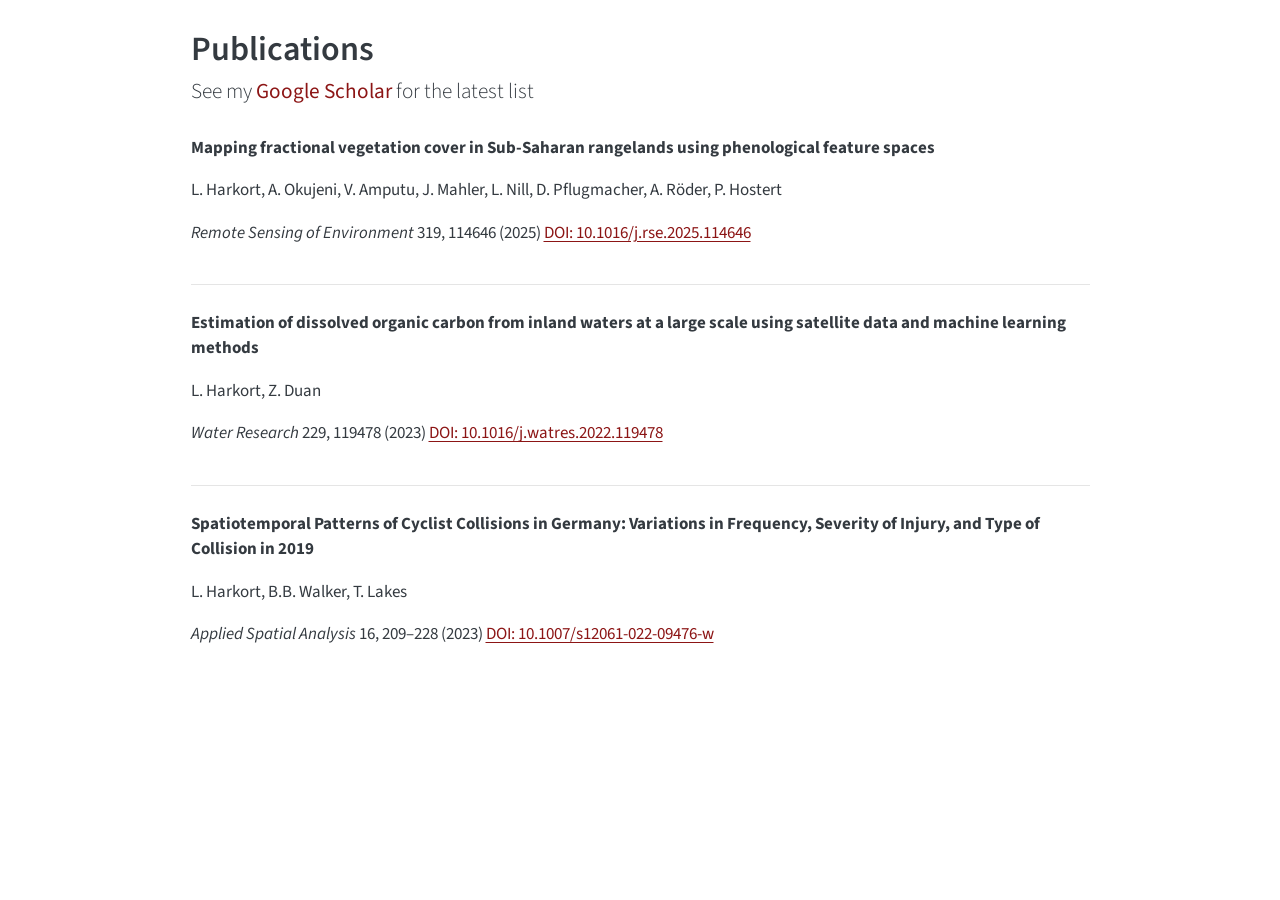
<file: publications.html>
<!DOCTYPE html>
<html xmlns="http://www.w3.org/1999/xhtml" lang="en" xml:lang="en"><head>

<meta charset="utf-8">
<meta name="generator" content="quarto-1.10.18">

<meta name="viewport" content="width=device-width, initial-scale=1.0, user-scalable=yes">


<title>Publications – Lasse Harkort</title>
<style>
/* Default styles provided by pandoc.
** See https://pandoc.org/MANUAL.html#variables-for-html for config info.
*/
span.smallcaps{font-variant: small-caps;}
div.columns{display: flex; gap: 1.5em;}
div.column{flex: auto;}
@media screen {
div.columns{gap: min(4vw, 1.5em);}
div.column{overflow-x: auto;}
}
div.hanging-indent{margin-left: 1.5em; text-indent: -1.5em;}
ul.task-list{list-style: none;}
ul.task-list li input[type="checkbox"] {
  width: 0.8em;
  margin: 0 0.8em 0.2em -1em; /* quarto-specific, see https://github.com/quarto-dev/quarto-cli/issues/4556 */ 
  vertical-align: middle;
}
</style>


<script src="site_libs/quarto-nav/quarto-nav.js"></script>
<script src="site_libs/clipboard/clipboard.min.js"></script>
<script src="site_libs/quarto-search/autocomplete.umd.js"></script>
<script src="site_libs/quarto-search/fuse.min.js"></script>
<script src="site_libs/quarto-search/quarto-search.js"></script>
<meta name="quarto:offset" content="./">
<script src="site_libs/quarto-html/quarto.js" type="module"></script>
<script src="site_libs/quarto-html/tabsets/tabsets.js" type="module"></script>
<script src="site_libs/quarto-html/popper.min.js"></script>
<script src="site_libs/quarto-html/tippy.umd.min.js"></script>
<script src="site_libs/quarto-html/anchor.min.js"></script>
<link href="site_libs/quarto-html/tippy.css" rel="stylesheet">
<link href="site_libs/quarto-html/quarto-syntax-highlighting-64a204ab8560d761af7679ceaba22944.css" rel="stylesheet" id="quarto-text-highlighting-styles">
<script src="site_libs/bootstrap/bootstrap.min.js"></script>
<link href="site_libs/bootstrap/bootstrap-icons.css" rel="stylesheet">
<link href="site_libs/bootstrap/bootstrap-c5a9dc3be9c109c6a0151357c2694270.min.css" rel="stylesheet" append-hash="true" id="quarto-bootstrap" data-mode="light">
<script id="quarto-search-options" type="application/json">{
  "location": "sidebar",
  "copy-button": false,
  "collapse-after": 3,
  "panel-placement": "start",
  "type": "textbox",
  "limit": 50,
  "keyboard-shortcut": [
    "f",
    "/",
    "s"
  ],
  "show-item-context": false,
  "language": {
    "search-no-results-text": "No results",
    "search-matching-documents-text": "matching documents",
    "search-copy-link-title": "Copy link to search",
    "search-hide-matches-text": "Hide additional matches",
    "search-more-match-text": "more match in this document",
    "search-more-matches-text": "more matches in this document",
    "search-clear-button-title": "Clear",
    "search-text-placeholder": "",
    "search-detached-cancel-button-title": "Cancel",
    "search-submit-button-title": "Submit",
    "search-label": "Search"
  }
}</script>


<link rel="stylesheet" href="styles.css">
</head>

<body class="fullcontent quarto-light">

<div id="quarto-search-results"></div>
<!-- content -->
<div id="quarto-content" class="quarto-container page-columns page-rows-contents page-layout-article">
<!-- sidebar -->
<!-- margin-sidebar -->
    
<!-- main -->
<main class="content" id="quarto-document-content">

<header id="title-block-header" class="quarto-title-block default">
<div class="quarto-title">
<h1 class="title">Publications</h1>
<p class="subtitle lead">See my <a href="https://scholar.google.com/citations?user=SgrcWCkAAAAJ&amp;hl=de">Google Scholar</a> for the latest list</p>
</div>



<div class="quarto-title-meta">

    
  
    
  </div>
  


</header>


<div class="publication">
<p><strong>Mapping fractional vegetation cover in Sub-Saharan rangelands using phenological feature spaces</strong></p>
<p>L. Harkort, A. Okujeni, V. Amputu, J. Mahler, L. Nill, D. Pflugmacher, A. Röder, P. Hostert</p>
<p><em>Remote Sensing of Environment</em> 319, 114646 (2025) <a href="https://doi.org/10.1016/j.rse.2025.114646">DOI: 10.1016/j.rse.2025.114646</a></p>
</div>
<div class="publication">
<p><strong>Estimation of dissolved organic carbon from inland waters at a large scale using satellite data and machine learning methods</strong></p>
<p>L. Harkort, Z. Duan</p>
<p><em>Water Research</em> 229, 119478 (2023) <a href="https://doi.org/10.1016/j.watres.2022.119478">DOI: 10.1016/j.watres.2022.119478</a></p>
</div>
<div class="publication">
<p><strong>Spatiotemporal Patterns of Cyclist Collisions in Germany: Variations in Frequency, Severity of Injury, and Type of Collision in 2019</strong></p>
<p>L. Harkort, B.B. Walker, T. Lakes</p>
<p><em>Applied Spatial Analysis</em> 16, 209–228 (2023) <a href="https://doi.org/10.1007/s12061-022-09476-w">DOI: 10.1007/s12061-022-09476-w</a></p>
</div>



</main> <!-- /main -->
<script id="quarto-html-after-body" type="application/javascript">
  window.document.addEventListener("DOMContentLoaded", function (event) {
    const icon = "";
    const anchorJS = new window.AnchorJS();
    anchorJS.options = {
      placement: 'right',
      icon: icon
    };
    anchorJS.add('.anchored');
    const isCodeAnnotation = (el) => {
      for (const clz of el.classList) {
        if (clz.startsWith('code-annotation-')) {                     
          return true;
        }
      }
      return false;
    }
    const onCopySuccess = function(e) {
      // button target
      const button = e.trigger;
      // don't keep focus
      button.blur();
      // flash "checked"
      button.classList.add('code-copy-button-checked');
      var currentTitle = button.getAttribute("title");
      button.setAttribute("title", "Copied!");
      let tooltip;
      if (window.bootstrap) {
        button.setAttribute("data-bs-toggle", "tooltip");
        button.setAttribute("data-bs-placement", "left");
        button.setAttribute("data-bs-title", "Copied!");
        tooltip = new bootstrap.Tooltip(button, 
          { trigger: "manual", 
            customClass: "code-copy-button-tooltip",
            offset: [0, -8]});
        tooltip.show();    
      }
      setTimeout(function() {
        if (tooltip) {
          tooltip.hide();
          button.removeAttribute("data-bs-title");
          button.removeAttribute("data-bs-toggle");
          button.removeAttribute("data-bs-placement");
        }
        button.setAttribute("title", currentTitle);
        button.classList.remove('code-copy-button-checked');
      }, 1000);
      // clear code selection
      e.clearSelection();
    }
    const getTextToCopy = function(trigger) {
      const outerScaffold = trigger.parentElement.cloneNode(true);
      const codeEl = outerScaffold.querySelector('code');
      for (const childEl of codeEl.children) {
        if (isCodeAnnotation(childEl)) {
          childEl.remove();
        }
      }
      return codeEl.innerText;
    }
    const clipboard = new window.ClipboardJS('.code-copy-button:not([data-in-quarto-modal])', {
      text: getTextToCopy
    });
    clipboard.on('success', onCopySuccess);
    if (window.document.getElementById('quarto-embedded-source-code-modal')) {
      const clipboardModal = new window.ClipboardJS('.code-copy-button[data-in-quarto-modal]', {
        text: getTextToCopy,
        container: window.document.getElementById('quarto-embedded-source-code-modal')
      });
      clipboardModal.on('success', onCopySuccess);
    }
      var localhostRegex = new RegExp(/^(?:http|https):\/\/localhost\:?[0-9]*\//);
      var mailtoRegex = new RegExp(/^mailto:/);
        var filterRegex = new RegExp("https:\/\/lasseharkort\.github\.io\/");
      var isInternal = (href) => {
          return filterRegex.test(href) || localhostRegex.test(href) || mailtoRegex.test(href);
      }
      // Inspect non-navigation links and adorn them if external
     var links = window.document.querySelectorAll('a[href]:not(.nav-link):not(.navbar-brand):not(.toc-action):not(.sidebar-link):not(.sidebar-item-toggle):not(.pagination-link):not(.no-external):not([aria-hidden]):not(.dropdown-item):not(.quarto-navigation-tool):not(.about-link)');
      for (var i=0; i<links.length; i++) {
        const link = links[i];
        if (!isInternal(link.href)) {
          // undo the damage that might have been done by quarto-nav.js in the case of
          // links that we want to consider external
          if (link.dataset.originalHref !== undefined) {
            link.href = link.dataset.originalHref;
          }
        }
      }
    function tippyHover(el, contentFn, onTriggerFn, onUntriggerFn) {
      const config = {
        allowHTML: true,
        maxWidth: 500,
        delay: 100,
        arrow: false,
        appendTo: function(el) {
            return el.parentElement;
        },
        interactive: true,
        interactiveBorder: 10,
        theme: 'quarto',
        placement: 'bottom-start',
      };
      if (contentFn) {
        config.content = contentFn;
      }
      if (onTriggerFn) {
        config.onTrigger = onTriggerFn;
      }
      if (onUntriggerFn) {
        config.onUntrigger = onUntriggerFn;
      }
      window.tippy(el, config); 
    }
    const noterefs = window.document.querySelectorAll('a[role="doc-noteref"]');
    for (var i=0; i<noterefs.length; i++) {
      const ref = noterefs[i];
      tippyHover(ref, function() {
        // use id or data attribute instead here
        let href = ref.getAttribute('data-footnote-href') || ref.getAttribute('href');
        try { href = new URL(href).hash; } catch {}
        const id = href.replace(/^#\/?/, "");
        const note = window.document.getElementById(id);
        if (note) {
          return note.innerHTML;
        } else {
          return "";
        }
      });
    }
    const xrefs = window.document.querySelectorAll('a.quarto-xref');
    const processXRef = (id, note) => {
      // Strip column container classes
      const stripColumnClz = (el) => {
        el.classList.remove("page-full", "page-columns");
        if (el.children) {
          for (const child of el.children) {
            stripColumnClz(child);
          }
        }
      }
      stripColumnClz(note)
      if (id === null || id.startsWith('sec-')) {
        // Special case sections, only their first couple elements
        const container = document.createElement("div");
        if (note.children && note.children.length > 2) {
          container.appendChild(note.children[0].cloneNode(true));
          for (let i = 1; i < note.children.length; i++) {
            const child = note.children[i];
            if (child.tagName === "P" && child.innerText === "") {
              continue;
            } else {
              container.appendChild(child.cloneNode(true));
              break;
            }
          }
          if (window.Quarto?.typesetMath) {
            window.Quarto.typesetMath(container);
          }
          return container.innerHTML
        } else {
          if (window.Quarto?.typesetMath) {
            window.Quarto.typesetMath(note);
          }
          return note.innerHTML;
        }
      } else {
        // Remove any anchor links if they are present
        const anchorLink = note.querySelector('a.anchorjs-link');
        if (anchorLink) {
          anchorLink.remove();
        }
        if (window.Quarto?.typesetMath) {
          window.Quarto.typesetMath(note);
        }
        if (note.classList.contains("callout")) {
          return note.outerHTML;
        } else {
          return note.innerHTML;
        }
      }
    }
    for (var i=0; i<xrefs.length; i++) {
      const xref = xrefs[i];
      tippyHover(xref, undefined, function(instance) {
        instance.disable();
        let url = xref.getAttribute('href');
        let hash = undefined; 
        if (url.startsWith('#')) {
          hash = url;
        } else {
          try { hash = new URL(url).hash; } catch {}
        }
        if (hash) {
          const id = hash.replace(/^#\/?/, "");
          const note = window.document.getElementById(id);
          if (note !== null) {
            try {
              const html = processXRef(id, note.cloneNode(true));
              instance.setContent(html);
            } finally {
              instance.enable();
              instance.show();
            }
          } else {
            // See if we can fetch this
            fetch(url.split('#')[0])
            .then(res => res.text())
            .then(html => {
              const parser = new DOMParser();
              const htmlDoc = parser.parseFromString(html, "text/html");
              const note = htmlDoc.getElementById(id);
              if (note !== null) {
                const html = processXRef(id, note);
                instance.setContent(html);
              } 
            }).finally(() => {
              instance.enable();
              instance.show();
            });
          }
        } else {
          // See if we can fetch a full url (with no hash to target)
          // This is a special case and we should probably do some content thinning / targeting
          fetch(url)
          .then(res => res.text())
          .then(html => {
            const parser = new DOMParser();
            const htmlDoc = parser.parseFromString(html, "text/html");
            const note = htmlDoc.querySelector('main.content');
            if (note !== null) {
              // This should only happen for chapter cross references
              // (since there is no id in the URL)
              // remove the first header
              if (note.children.length > 0 && note.children[0].tagName === "HEADER") {
                note.children[0].remove();
              }
              const html = processXRef(null, note);
              instance.setContent(html);
            } 
          }).finally(() => {
            instance.enable();
            instance.show();
          });
        }
      }, function(instance) {
      });
    }
        let selectedAnnoteEl;
        const selectorForAnnotation = ( cell, annotation) => {
          let cellAttr = 'data-code-cell="' + cell + '"';
          let lineAttr = 'data-code-annotation="' +  annotation + '"';
          const selector = 'span[' + cellAttr + '][' + lineAttr + ']';
          return selector;
        }
        const selectCodeLines = (annoteEl) => {
          const doc = window.document;
          const targetCell = annoteEl.getAttribute("data-target-cell");
          const targetAnnotation = annoteEl.getAttribute("data-target-annotation");
          const annoteSpan = window.document.querySelector(selectorForAnnotation(targetCell, targetAnnotation));
          const lines = annoteSpan.getAttribute("data-code-lines").split(",");
          const lineIds = lines.map((line) => {
            return targetCell + "-" + line;
          })
          let top = null;
          let height = null;
          let parent = null;
          if (lineIds.length > 0) {
              //compute the position of the single el (top and bottom and make a div)
              const el = window.document.getElementById(lineIds[0]);
              top = el.offsetTop;
              height = el.offsetHeight;
              parent = el.parentElement.parentElement;
            if (lineIds.length > 1) {
              const lastEl = window.document.getElementById(lineIds[lineIds.length - 1]);
              const bottom = lastEl.offsetTop + lastEl.offsetHeight;
              height = bottom - top;
            }
            if (top !== null && height !== null && parent !== null) {
              // cook up a div (if necessary) and position it 
              let div = window.document.getElementById("code-annotation-line-highlight");
              if (div === null) {
                div = window.document.createElement("div");
                div.setAttribute("id", "code-annotation-line-highlight");
                div.style.position = 'absolute';
                parent.appendChild(div);
              }
              div.style.top = top - 2 + "px";
              div.style.height = height + 4 + "px";
              div.style.left = 0;
              let gutterDiv = window.document.getElementById("code-annotation-line-highlight-gutter");
              if (gutterDiv === null) {
                gutterDiv = window.document.createElement("div");
                gutterDiv.setAttribute("id", "code-annotation-line-highlight-gutter");
                gutterDiv.style.position = 'absolute';
                const codeCell = window.document.getElementById(targetCell);
                const gutter = codeCell.querySelector('.code-annotation-gutter');
                gutter.appendChild(gutterDiv);
              }
              gutterDiv.style.top = top - 2 + "px";
              gutterDiv.style.height = height + 4 + "px";
            }
            selectedAnnoteEl = annoteEl;
          }
        };
        const unselectCodeLines = () => {
          const elementsIds = ["code-annotation-line-highlight", "code-annotation-line-highlight-gutter"];
          elementsIds.forEach((elId) => {
            const div = window.document.getElementById(elId);
            if (div) {
              div.remove();
            }
          });
          selectedAnnoteEl = undefined;
        };
          // Handle positioning of the toggle
      window.addEventListener(
        "resize",
        throttle(() => {
          elRect = undefined;
          if (selectedAnnoteEl) {
            selectCodeLines(selectedAnnoteEl);
          }
        }, 10)
      );
      function throttle(fn, ms) {
      let throttle = false;
      let timer;
        return (...args) => {
          if(!throttle) { // first call gets through
              fn.apply(this, args);
              throttle = true;
          } else { // all the others get throttled
              if(timer) clearTimeout(timer); // cancel #2
              timer = setTimeout(() => {
                fn.apply(this, args);
                timer = throttle = false;
              }, ms);
          }
        };
      }
        // Attach click handler to the DT
        const annoteDls = window.document.querySelectorAll('dt[data-target-cell]');
        for (const annoteDlNode of annoteDls) {
          annoteDlNode.addEventListener('click', (event) => {
            const clickedEl = event.target;
            if (clickedEl !== selectedAnnoteEl) {
              unselectCodeLines();
              const activeEl = window.document.querySelector('dt[data-target-cell].code-annotation-active');
              if (activeEl) {
                activeEl.classList.remove('code-annotation-active');
              }
              selectCodeLines(clickedEl);
              clickedEl.classList.add('code-annotation-active');
            } else {
              // Unselect the line
              unselectCodeLines();
              clickedEl.classList.remove('code-annotation-active');
            }
          });
        }
    const findCites = (el) => {
      const parentEl = el.parentElement;
      if (parentEl) {
        const cites = parentEl.dataset.cites;
        if (cites) {
          return {
            el,
            cites: cites.split(' ')
          };
        } else {
          return findCites(el.parentElement)
        }
      } else {
        return undefined;
      }
    };
    var bibliorefs = window.document.querySelectorAll('a[role="doc-biblioref"]');
    for (var i=0; i<bibliorefs.length; i++) {
      const ref = bibliorefs[i];
      const citeInfo = findCites(ref);
      if (citeInfo) {
        tippyHover(citeInfo.el, function() {
          var popup = window.document.createElement('div');
          citeInfo.cites.forEach(function(cite) {
            var citeDiv = window.document.createElement('div');
            citeDiv.classList.add('hanging-indent');
            citeDiv.classList.add('csl-entry');
            var biblioDiv = window.document.getElementById('ref-' + cite);
            if (biblioDiv) {
              citeDiv.innerHTML = biblioDiv.innerHTML;
            }
            popup.appendChild(citeDiv);
          });
          return popup.innerHTML;
        });
      }
    }
  });
  </script>
</div> <!-- /content -->




</body></html>
</file>
<file: site_libs/quarto-html/tippy.css>
.tippy-box[data-animation=fade][data-state=hidden]{opacity:0}[data-tippy-root]{max-width:calc(100vw - 10px)}.tippy-box{position:relative;background-color:#333;color:#fff;border-radius:4px;font-size:14px;line-height:1.4;white-space:normal;outline:0;transition-property:transform,visibility,opacity}.tippy-box[data-placement^=top]>.tippy-arrow{bottom:0}.tippy-box[data-placement^=top]>.tippy-arrow:before{bottom:-7px;left:0;border-width:8px 8px 0;border-top-color:initial;transform-origin:center top}.tippy-box[data-placement^=bottom]>.tippy-arrow{top:0}.tippy-box[data-placement^=bottom]>.tippy-arrow:before{top:-7px;left:0;border-width:0 8px 8px;border-bottom-color:initial;transform-origin:center bottom}.tippy-box[data-placement^=left]>.tippy-arrow{right:0}.tippy-box[data-placement^=left]>.tippy-arrow:before{border-width:8px 0 8px 8px;border-left-color:initial;right:-7px;transform-origin:center left}.tippy-box[data-placement^=right]>.tippy-arrow{left:0}.tippy-box[data-placement^=right]>.tippy-arrow:before{left:-7px;border-width:8px 8px 8px 0;border-right-color:initial;transform-origin:center right}.tippy-box[data-inertia][data-state=visible]{transition-timing-function:cubic-bezier(.54,1.5,.38,1.11)}.tippy-arrow{width:16px;height:16px;color:#333}.tippy-arrow:before{content:"";position:absolute;border-color:transparent;border-style:solid}.tippy-content{position:relative;padding:5px 9px;z-index:1}
</file>
<file: site_libs/quarto-html/quarto-syntax-highlighting-64a204ab8560d761af7679ceaba22944.css>
/* quarto syntax highlight colors */
:root {
  --quarto-hl-ot-color: #003B4F;
  --quarto-hl-at-color: #657422;
  --quarto-hl-ss-color: #20794D;
  --quarto-hl-an-color: #5E5E5E;
  --quarto-hl-fu-color: #4758AB;
  --quarto-hl-st-color: #20794D;
  --quarto-hl-cf-color: #003B4F;
  --quarto-hl-op-color: #5E5E5E;
  --quarto-hl-er-color: #AD0000;
  --quarto-hl-bn-color: #AD0000;
  --quarto-hl-al-color: #AD0000;
  --quarto-hl-va-color: #111111;
  --quarto-hl-bu-color: inherit;
  --quarto-hl-ex-color: inherit;
  --quarto-hl-pp-color: #AD0000;
  --quarto-hl-in-color: #5E5E5E;
  --quarto-hl-vs-color: #20794D;
  --quarto-hl-wa-color: #5E5E5E;
  --quarto-hl-do-color: #5E5E5E;
  --quarto-hl-im-color: #00769E;
  --quarto-hl-ch-color: #20794D;
  --quarto-hl-dt-color: #AD0000;
  --quarto-hl-fl-color: #AD0000;
  --quarto-hl-co-color: #5E5E5E;
  --quarto-hl-cv-color: #5E5E5E;
  --quarto-hl-cn-color: #8f5902;
  --quarto-hl-sc-color: #5E5E5E;
  --quarto-hl-dv-color: #AD0000;
  --quarto-hl-kw-color: #003B4F;
}

/* other quarto variables */
:root {
  --quarto-font-monospace: SFMono-Regular, Menlo, Monaco, Consolas, "Liberation Mono", "Courier New", monospace;
}

/* syntax highlight based on Pandoc's rules */
pre > code.sourceCode > span {
  color: #003B4F;
}

code.sourceCode > span {
  color: #003B4F;
}

div.sourceCode,
div.sourceCode pre.sourceCode {
  color: #003B4F;
}

/* Normal */
code span {
  color: #003B4F;
}

/* Alert */
code span.al {
  color: #AD0000;
  font-style: inherit;
}

/* Annotation */
code span.an {
  color: #5E5E5E;
  font-style: inherit;
}

/* Attribute */
code span.at {
  color: #657422;
  font-style: inherit;
}

/* BaseN */
code span.bn {
  color: #AD0000;
  font-style: inherit;
}

/* BuiltIn */
code span.bu {
  font-style: inherit;
}

/* ControlFlow */
code span.cf {
  color: #003B4F;
  font-weight: bold;
  font-style: inherit;
}

/* Char */
code span.ch {
  color: #20794D;
  font-style: inherit;
}

/* Constant */
code span.cn {
  color: #8f5902;
  font-style: inherit;
}

/* Comment */
code span.co {
  color: #5E5E5E;
  font-style: inherit;
}

/* CommentVar */
code span.cv {
  color: #5E5E5E;
  font-style: italic;
}

/* Documentation */
code span.do {
  color: #5E5E5E;
  font-style: italic;
}

/* DataType */
code span.dt {
  color: #AD0000;
  font-style: inherit;
}

/* DecVal */
code span.dv {
  color: #AD0000;
  font-style: inherit;
}

/* Error */
code span.er {
  color: #AD0000;
  font-style: inherit;
}

/* Extension */
code span.ex {
  font-style: inherit;
}

/* Float */
code span.fl {
  color: #AD0000;
  font-style: inherit;
}

/* Function */
code span.fu {
  color: #4758AB;
  font-style: inherit;
}

/* Import */
code span.im {
  color: #00769E;
  font-style: inherit;
}

/* Information */
code span.in {
  color: #5E5E5E;
  font-style: inherit;
}

/* Keyword */
code span.kw {
  color: #003B4F;
  font-weight: bold;
  font-style: inherit;
}

/* Operator */
code span.op {
  color: #5E5E5E;
  font-style: inherit;
}

/* Other */
code span.ot {
  color: #003B4F;
  font-style: inherit;
}

/* Preprocessor */
code span.pp {
  color: #AD0000;
  font-style: inherit;
}

/* SpecialChar */
code span.sc {
  color: #5E5E5E;
  font-style: inherit;
}

/* SpecialString */
code span.ss {
  color: #20794D;
  font-style: inherit;
}

/* String */
code span.st {
  color: #20794D;
  font-style: inherit;
}

/* Variable */
code span.va {
  color: #111111;
  font-style: inherit;
}

/* VerbatimString */
code span.vs {
  color: #20794D;
  font-style: inherit;
}

/* Warning */
code span.wa {
  color: #5E5E5E;
  font-style: italic;
}

.prevent-inlining {
  content: "</";
}

/*# sourceMappingURL=9d8d5bb603a83b8298b89080a598c93b.css.map */
</file>
<file: styles.css>
/* Minimal custom overrides — keep it simple, tweak as you like */

:root {
  --accent: #8C1515;
}

a {
  color: var(--accent);
}
a:hover {
  color: #5c0e0e;
}

/* Post titles in any news/blog listing (homepage carousel and the "All
   News" page) - bold instead of the theme's default regular weight */
.quarto-post .listing-title {
  font-weight: 700 !important;
}

/* Footer nav on individual post pages: Home on the left, All News on the
   right */
.post-nav-footer {
  display: flex;
  justify-content: space-between;
  margin-top: 3rem;
  margin-bottom: 2.5rem;
  padding-top: 1.5rem;
  border-top: 1px solid #dee2e6;
  font-weight: 600;
  font-size: 0.95rem;
}
.post-nav-footer a {
  text-decoration: none;
}

/* Bottom "Back to Home" link on the All News page: no divider line above
   it, just breathing room below the last item */
.post-nav-footer-bare {
  border-top: none;
  padding-top: 0;
}

/* "Back to Home" link above the page title on the All News page */
.post-nav-top {
  margin-bottom: 1rem;
  font-weight: 600;
  font-size: 0.95rem;
}
.post-nav-top a {
  text-decoration: none;
}

/* Homepage hero banner: full-bleed image at the very top of the page. The
   height is expressed as a vw calc using the source photo's exact ratio
   (4017x1375), so it always matches the full-bleed image's actual rendered
   height at any viewport width. */
:root {
  --banner-height: calc(100vw * 1375 / 4017);
}

.home-banner {
  position: absolute;
  top: 0;
  left: 0;
  right: 0;
  width: 100%;
  z-index: 1;
}

.home-banner-image {
  display: block;
  width: 100%;
  aspect-ratio: 4017 / 1375;
  object-fit: cover;
}

/* Soft vignette centered behind the profile block, so the name/text read
   clearly against the vegetation without flattening the rest of the photo */
.home-banner-overlay {
  position: absolute;
  top: 0;
  left: 0;
  right: 0;
  bottom: 0;
  background: radial-gradient(ellipse 60% 65% at center, rgba(0, 0, 0, 0.55) 0%, rgba(0, 0, 0, 0.3) 45%, rgba(0, 0, 0, 0) 75%);
  pointer-events: none;
}

.home-banner-profile {
  position: absolute;
  top: 50%;
  left: 50%;
  transform: translate(-50%, -50%);
  display: flex;
  flex-direction: column;
  align-items: center;
  gap: 1rem;
}

.home-banner-picture {
  width: 300px;
  height: 300px;
  border-radius: 50%;
  object-fit: cover;
  border: 6px solid rgba(255, 255, 255, 0.9);
  box-shadow: 0 4px 20px rgba(0, 0, 0, 0.4);
}

.home-banner-name {
  text-align: center;
  color: #ffffff;
  text-shadow: 0 2px 10px rgba(0, 0, 0, 0.7);
}
.home-banner-title {
  font-size: 1.8rem;
  font-weight: 700;
}
.home-banner-affiliation {
  font-size: 1rem;
  margin-top: 0.2rem;
}
.home-banner-name a {
  color: #ffffff;
  font-size: 0.95rem;
}

.home-banner-socials {
  display: flex;
  gap: 1.25rem;
}

.home-banner-socials a {
  display: flex;
  align-items: center;
  justify-content: center;
  width: 68px;
  height: 68px;
  border-radius: 50%;
  background-color: rgba(0, 0, 0, 0.4);
  color: #ffffff;
  box-shadow: 0 2px 8px rgba(0, 0, 0, 0.3);
  transition: background-color 0.15s ease, transform 0.15s ease;
}
.home-banner-socials a:hover {
  background-color: rgba(0, 0, 0, 0.65);
  transform: scale(1.08);
}
.home-banner-socials svg {
  width: 36px;
  height: 36px;
}

@media (max-width: 500px) {
  .home-banner-picture {
    width: 140px;
    height: 140px;
  }
  .home-banner-title {
    font-size: 1.3rem;
  }
  .home-banner-affiliation {
    font-size: 0.85rem;
  }
  .home-banner-socials a {
    width: 42px;
    height: 42px;
  }
  .home-banner-socials svg {
    width: 22px;
    height: 22px;
  }
}

/* Push the real page content down to clear the banner (there's no navbar
   to clear now that it's removed) */
body.home-about #quarto-content {
  padding-top: var(--banner-height);
}

/* News background: the "All News" listing and every individual post page
   share the same tint as the homepage's News section */
body.posts-page {
  background-color: #EDDDC0;
}

.news-section {
  margin-top: 3rem;
  background-color: #EDDDC0;
  padding-top: 2.5rem;
  padding-bottom: 2.5rem;
}

/* "All News" page: divider line between each item. The theme's default
   #dee2e6 border is nearly invisible against the tan page background, so
   use a darker line here to actually read as a divider. */
body.posts-page #listing-all-news .quarto-post {
  border-bottom: 1px solid rgba(0, 0, 0, 0.2) !important;
}

/* Footer on news pages: match the page background instead of the
   theme's default white */
body.posts-page .nav-footer {
  background-color: #EDDDC0;
}

/* Homepage intro text block: "About Me" heading + bio - first content
   section, right below the banner */
.profile-text {
  margin-top: 2.5rem;
  margin-bottom: 2.5rem;
}
.profile-text h1 {
  margin-bottom: 0.25rem;
}
.pronouns {
  font-size: 0.55em;
  font-weight: 400;
  color: #6c757d;
  margin-left: 0.4rem;
}

/* Interests / Education: one row, two columns */
.two-col-row {
  display: flex;
  flex-wrap: wrap;
  gap: 3rem;
}
.two-col {
  flex: 1 1 280px;
}

/* "Full CV" button under the Education list - extra margin-top so it reads
   as a separate action, not just another bullet */
.cv-button {
  display: inline-block;
  margin-top: 1.25rem;
  padding: 0.5rem 1.25rem;
  border: 1px solid var(--accent);
  border-radius: 4px;
  color: var(--accent);
  font-weight: 600;
  font-size: 0.9rem;
  text-decoration: none;
  transition: background-color 0.15s ease, color 0.15s ease;
}
.cv-button:hover {
  background-color: var(--accent);
  color: #ffffff;
}

.publications-section {
  margin-top: 3rem;
}

/* News section header row: title + "All News" link, sharing the same
   underline the theme normally puts under a lone h2 */
.news-header {
  display: flex;
  align-items: baseline;
  justify-content: space-between;
  flex-wrap: wrap;
  gap: 1rem;
  border-bottom: 1px solid rgba(0, 0, 0, 0.2);
  padding-bottom: 0.5rem;
  margin-top: 2rem;
  margin-bottom: 1rem;
}
.news-header h2 {
  margin: 0;
  border-bottom: none;
  padding-bottom: 0;
}
.news-all-link {
  font-size: 0.95rem;
  font-weight: 600;
  white-space: nowrap;
  text-decoration: none;
}

/* Swipe carousel: the 3 latest posts are absolutely stacked in the same
   spot and cycled through by JS (see the script at the end of index.qmd),
   which slides the incoming post in from the right while the outgoing one
   exits to the left. Height is a fixed constant (not sized to content) so
   the banner never jumps around as posts of different lengths rotate
   through - text and thumbnail are clamped/cropped to fit it. */
:root {
  --news-card-height: 300px;
}
.news-carousel-viewport {
  position: relative;
  overflow: hidden;
  height: var(--news-card-height);
}
.news-carousel-slide {
  position: absolute;
  top: 0;
  left: 0;
  width: 100%;
  height: var(--news-card-height);
  overflow: hidden;
  margin: 0 !important;
  padding-bottom: 0 !important;
  border-bottom: none !important;
  transition: transform 0.6s ease, opacity 0.6s ease;
}
.news-carousel-slide .thumbnail {
  height: var(--news-card-height);
  overflow: hidden;
  display: flex;
  align-items: center;
  justify-content: center;
  background-color: #f4f4f4;
}
.news-carousel-slide .thumbnail img {
  width: 100%;
  height: 100%;
  object-fit: contain;
  display: block;
}
.news-carousel-slide .body {
  overflow: hidden;
}
.news-carousel-slide .listing-title {
  font-weight: 700 !important;
  overflow: hidden;
}
.news-carousel-slide .listing-description {
  display: -webkit-box;
  -webkit-box-orient: vertical;
  -webkit-line-clamp: 3;
  overflow: hidden;
}

/* Dots below the carousel: show which of the 3 posts is active; clicking
   one jumps straight to it and stops the auto-rotation for good */
.news-carousel-dots {
  display: flex;
  justify-content: center;
  gap: 0.6rem;
  margin-top: 1.25rem;
}
.news-carousel-dot {
  width: 10px;
  height: 10px;
  padding: 0;
  border: none;
  border-radius: 50%;
  background-color: rgba(0, 0, 0, 0.25);
  cursor: pointer;
  transition: background-color 0.2s ease, transform 0.2s ease;
}
.news-carousel-dot:hover {
  background-color: rgba(0, 0, 0, 0.45);
}
.news-carousel-dot.is-active {
  background-color: #071013;
  transform: scale(1.25);
}

@media (max-width: 700px) {
  :root {
    --news-card-height: 340px;
  }
  .news-carousel-slide {
    flex-direction: column;
  }
  .news-carousel-slide .thumbnail {
    height: 160px;
  }
}

/* Publications list */
.publication {
  margin-bottom: 1.5rem;
  padding-bottom: 1.25rem;
  border-bottom: 1px solid rgba(0, 0, 0, 0.1);
}
.publication:last-child {
  margin-bottom: 0;
  padding-bottom: 0;
  border-bottom: none;
}
</file>
